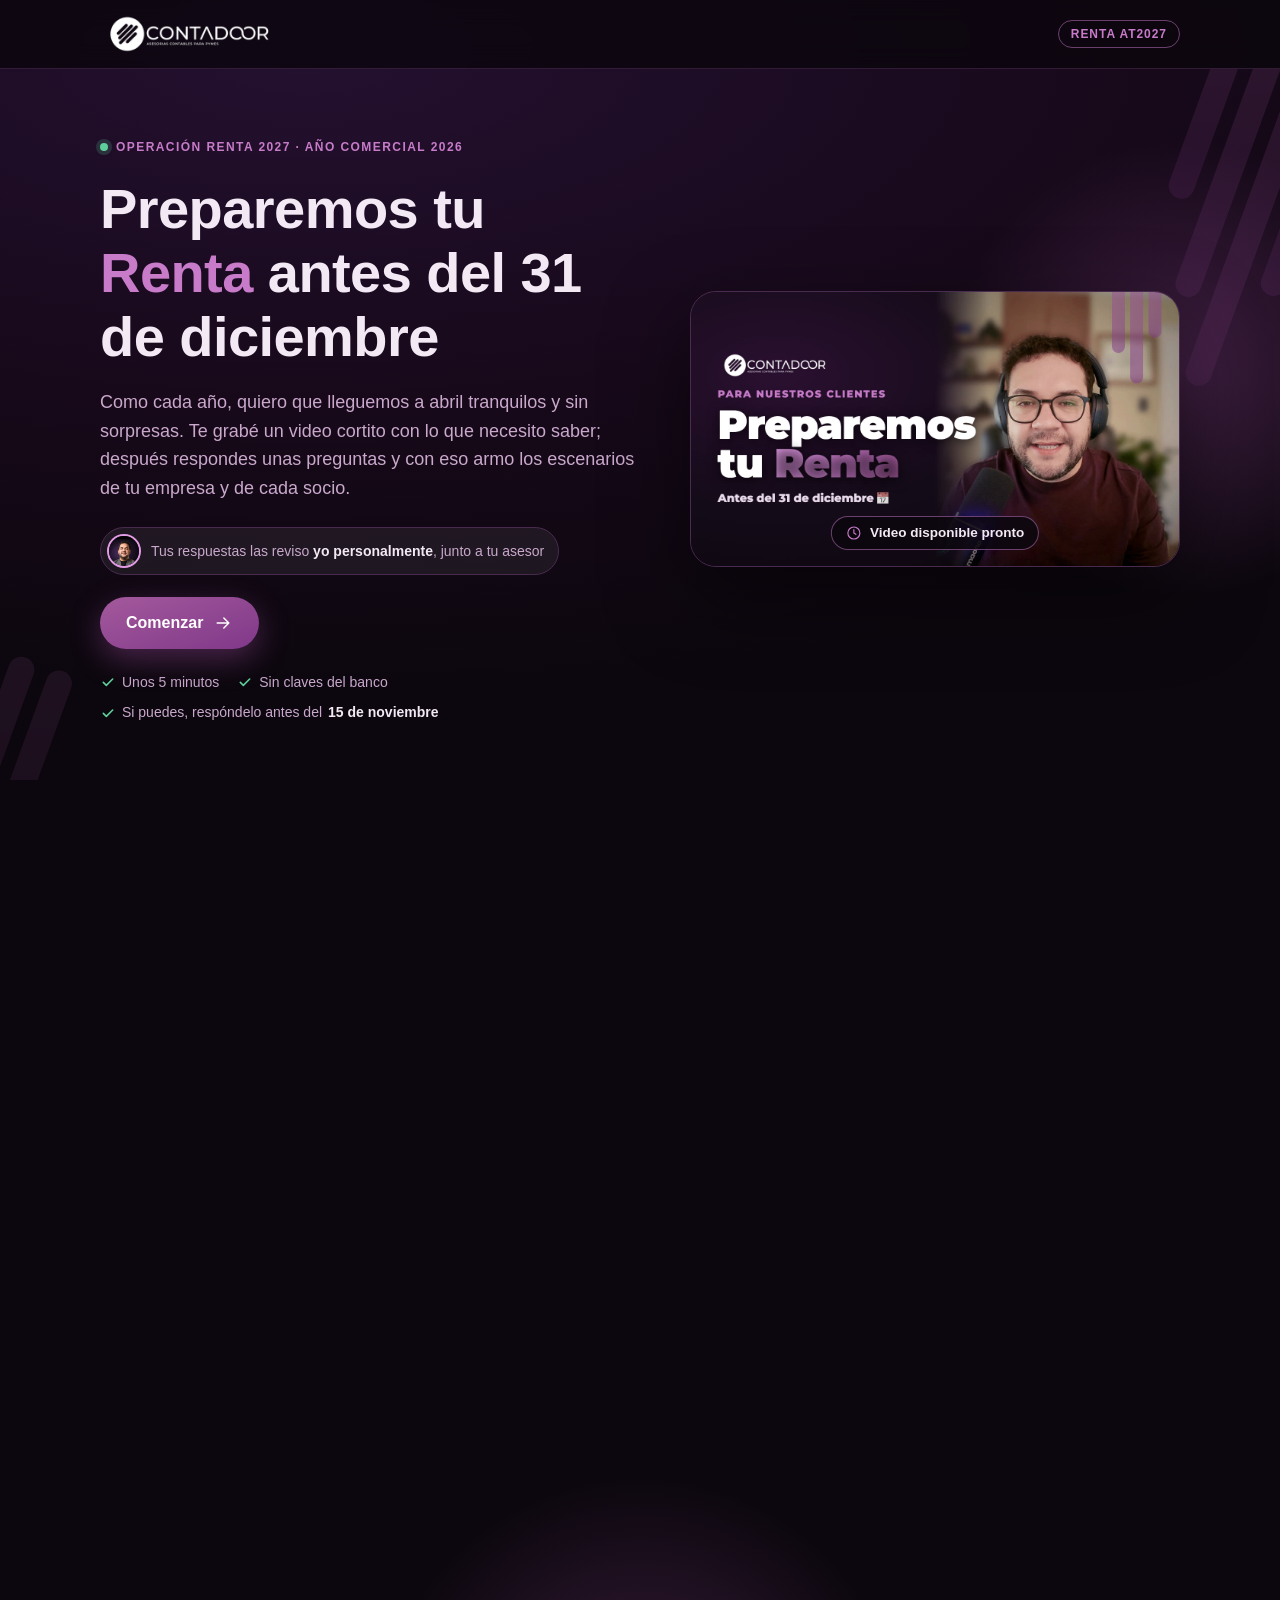
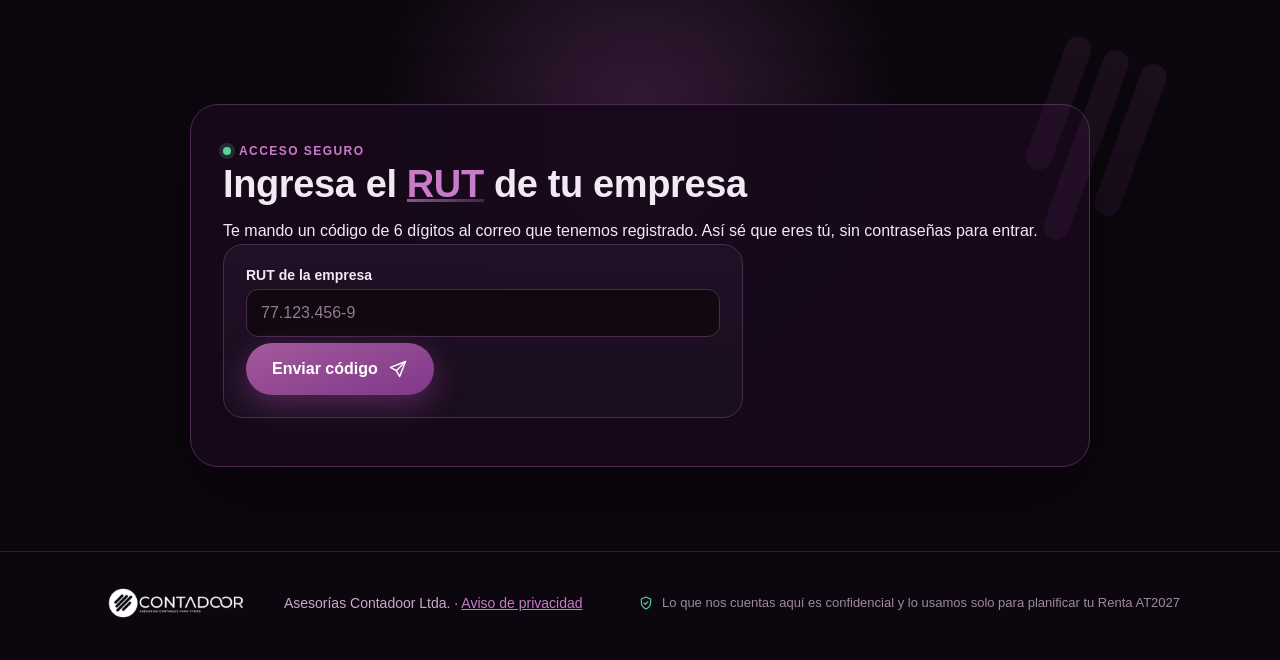
<file: index.html>
<!doctype html>
<html lang="es-CL">
<head>
<meta charset="utf-8">
<meta http-equiv="Content-Security-Policy" content="default-src 'self'; script-src 'self'; style-src 'self' https://fonts.googleapis.com; font-src https://fonts.gstatic.com; img-src 'self' data:; connect-src https://ulxoxqbuxiuylaolaqxj.supabase.co/functions/v1/renta-publica; media-src 'self'; frame-src 'none'; object-src 'none'; base-uri 'none'; form-action 'none'; upgrade-insecure-requests">
<meta name="referrer" content="no-referrer">
<meta name="viewport" content="width=device-width, initial-scale=1, viewport-fit=cover">
<meta name="robots" content="noindex, nofollow">
<title>Preparemos tu Renta · Contadoor</title>
<meta name="description" content="Video y formulario personal para preparar juntos la Operación Renta 2027 de tu empresa y sus socios antes del 31 de diciembre.">
<meta name="theme-color" content="#17091A">
<link rel="icon" href="assets/img/favicon.png" type="image/png">
<link rel="preconnect" href="https://fonts.googleapis.com">
<link rel="preconnect" href="https://fonts.gstatic.com" crossorigin>
<link rel="stylesheet" href="https://fonts.googleapis.com/css2?family=Montserrat:wght@700;800;900&amp;family=Inter:wght@400;500;600;700&amp;display=swap">
<link rel="stylesheet" href="assets/css/app.css">
<script src="assets/js/movimiento.js"></script>
<script src="assets/js/sobre.js" defer></script>
<script src="assets/js/config.js" defer></script>
<script src="assets/js/app.js" defer></script>
</head>
<body>
<!-- Sprite de íconos de línea -->
<svg class="sprite" width="0" height="0" aria-hidden="true" focusable="false">
  <defs>
    <symbol id="i-shield" viewBox="0 0 24 24"><path d="M12 3l7 3v5c0 4.5-3 8.3-7 10-4-1.7-7-5.5-7-10V6l7-3z"/><path d="M9 12l2 2 4-4"/></symbol>
    <symbol id="i-clock" viewBox="0 0 24 24"><circle cx="12" cy="12" r="9"/><path d="M12 7v5l3 2"/></symbol>
    <symbol id="i-cal" viewBox="0 0 24 24"><rect x="3.5" y="5" width="17" height="15.5" rx="2.5"/><path d="M3.5 10h17M8 3v4M16 3v4"/><path d="M8.5 14.5h3"/></symbol>
    <symbol id="i-chart" viewBox="0 0 24 24"><path d="M4 20V4"/><path d="M4 20h16"/><path d="M7 15l4-4 3 3 5-6"/></symbol>
    <symbol id="i-building" viewBox="0 0 24 24"><path d="M4 21V5a1 1 0 011-1h9a1 1 0 011 1v16"/><path d="M15 10h4a1 1 0 011 1v10"/><path d="M3 21h18M8 8h3M8 12h3M8 16h3"/></symbol>
    <symbol id="i-user" viewBox="0 0 24 24"><circle cx="12" cy="8" r="4"/><path d="M4.5 20.5c1.2-3.8 4-5.5 7.5-5.5s6.3 1.7 7.5 5.5"/></symbol>
    <symbol id="i-users" viewBox="0 0 24 24"><circle cx="9" cy="8.5" r="3.5"/><path d="M2.5 20c.9-3.3 3.3-5 6.5-5s5.6 1.7 6.5 5"/><path d="M15.5 5.2a3.5 3.5 0 010 6.6M18 15.4c1.8.7 3 2.2 3.5 4.6"/></symbol>
    <symbol id="i-target" viewBox="0 0 24 24"><circle cx="12" cy="12" r="9"/><circle cx="12" cy="12" r="5"/><circle cx="12" cy="12" r="1.2"/></symbol>
    <symbol id="i-scale" viewBox="0 0 24 24"><path d="M12 4v16M7 20h10M5 7h14"/><path d="M5 7l-2.5 6a3 3 0 005 0L5 7zM19 7l-2.5 6a3 3 0 005 0L19 7z"/></symbol>
    <symbol id="i-out" viewBox="0 0 24 24"><rect x="3" y="6" width="14" height="12" rx="2"/><path d="M14 12h7M18 9l3 3-3 3"/><circle cx="9" cy="12" r="2"/></symbol>
    <symbol id="i-cycle" viewBox="0 0 24 24"><path d="M20 12a8 8 0 01-13.7 5.6M4 12a8 8 0 0113.7-5.6"/><path d="M17.5 3v3.8h-3.8M6.5 21v-3.8h3.8"/></symbol>
    <symbol id="i-box" viewBox="0 0 24 24"><path d="M12 3l8 4.5v9L12 21l-8-4.5v-9L12 3z"/><path d="M4 7.5l8 4.5 8-4.5M12 12v9"/></symbol>
    <symbol id="i-bank" viewBox="0 0 24 24"><path d="M3 9.5L12 4l9 5.5"/><path d="M5 10v8M9.5 10v8M14.5 10v8M19 10v8M3 20.5h18"/></symbol>
    <symbol id="i-doc" viewBox="0 0 24 24"><path d="M14 3H7a2 2 0 00-2 2v14a2 2 0 002 2h10a2 2 0 002-2V8l-5-5z"/><path d="M14 3v5h5M9 13h6M9 17h4"/></symbol>
    <symbol id="i-list" viewBox="0 0 24 24"><rect x="4.5" y="3.5" width="15" height="17" rx="2.5"/><path d="M9 3.5V5h6V3.5"/><path d="M8.5 10.5l1.5 1.5 2.5-2.5M8.5 16l1.5 1.5 2.5-2.5M14.5 11h2M14.5 16.5h2"/></symbol>
    <symbol id="i-switch" viewBox="0 0 24 24"><path d="M4 8h13l-3-3M20 16H7l3 3"/></symbol>
    <symbol id="i-dots" viewBox="0 0 24 24"><path d="M21 12a8.5 8.5 0 01-12.3 7.6L3.5 21l1.4-4.9A8.5 8.5 0 1121 12z"/><path d="M8.5 12h.01M12 12h.01M15.5 12h.01"/></symbol>
    <symbol id="i-check" viewBox="0 0 24 24"><path d="M5 12.5l4.5 4.5L19 7.5"/></symbol>
    <symbol id="i-lock" viewBox="0 0 24 24"><rect x="4.5" y="10.5" width="15" height="10" rx="2.5"/><path d="M8 10.5V7.5a4 4 0 018 0v3"/><path d="M12 14.5v2.5"/></symbol>
    <symbol id="i-key" viewBox="0 0 24 24"><circle cx="8" cy="15" r="4"/><path d="M11 12l9-9M16.5 6.5l2.5 2.5M14 9l2 2"/></symbol>
    <symbol id="i-left" viewBox="0 0 24 24"><path d="M19 12H5M11 6l-6 6 6 6"/></symbol>
    <symbol id="i-right" viewBox="0 0 24 24"><path d="M5 12h14M13 6l6 6-6 6"/></symbol>
    <symbol id="i-plus" viewBox="0 0 24 24"><path d="M12 5v14M5 12h14"/></symbol>
    <symbol id="i-trash" viewBox="0 0 24 24"><path d="M4 7h16M9 7V4.5h6V7M6.5 7l1 13h9l1-13"/></symbol>
    <symbol id="i-info" viewBox="0 0 24 24"><circle cx="12" cy="12" r="9"/><path d="M12 11v5.5M12 7.8h.01"/></symbol>
    <symbol id="i-edit" viewBox="0 0 24 24"><path d="M4 20h4L19 9a2.8 2.8 0 00-4-4L4 16v4z"/><path d="M13.5 6.5l4 4"/></symbol>
    <symbol id="i-send" viewBox="0 0 24 24"><path d="M21 3L10 14"/><path d="M21 3l-7 18-4-7-7-4 18-7z"/></symbol>
    <symbol id="i-alert" viewBox="0 0 24 24"><path d="M12 3.5L2.5 20h19L12 3.5z"/><path d="M12 10v4.5M12 17.3h.01"/></symbol>
    <symbol id="i-card" viewBox="0 0 24 24"><rect x="3" y="5.5" width="18" height="13" rx="2.5"/><path d="M3 10h18M7 15h4"/></symbol>
    <symbol id="i-flag" viewBox="0 0 24 24"><path d="M5 21V4M5 4h11l-2 4 2 4H5"/></symbol>
    <symbol id="i-wave" viewBox="0 0 24 24"><path d="M7 11.5V6.8a1.4 1.4 0 012.8 0V11M9.8 10.5V5.3a1.4 1.4 0 012.8 0v5.2M12.6 10.5V6.3a1.4 1.4 0 012.8 0v5.7"/><path d="M15.4 9.5a1.4 1.4 0 012.8 0V14a7 7 0 01-7 7h-.5a6 6 0 01-4.6-2.2L3.6 15.6a1.5 1.5 0 012.2-2L7 14.8V11.5"/></symbol>
    <symbol id="i-mail" viewBox="0 0 24 24"><rect x="3" y="5" width="18" height="14" rx="2"/><path d="m3 7 9 6 9-6"/></symbol>
    <symbol id="i-play" viewBox="0 0 24 24"><path d="M7 4.8v14.4a1 1 0 001.5.86l12-7.2a1 1 0 000-1.72l-12-7.2A1 1 0 007 4.8z"/></symbol>
  </defs>
</svg>

<header class="top">
  <div class="wrap">
    <img src="assets/img/logo-contadoor.png" alt="Contadoor, asesorías contables para PYMEs" width="210" height="47">
    <span class="chip-at">Renta AT2027</span>
  </div>
</header>

<main id="main">

<!-- 1 · HERO: titular + video + Comenzar -->
<section class="hero" aria-labelledby="h-hero">
  <div class="barras b-h1" aria-hidden="true"><i class="h190"></i><i class="h280"></i><i class="h360"></i><i class="h250"></i></div>
  <div class="barras b-h2" aria-hidden="true"><i class="h150"></i><i class="h250"></i><i class="h200"></i></div>
  <div class="halo h-hero" aria-hidden="true"></div>
  <div class="wrap rel hero-grid">
    <div class="hero-txt">
      <span class="eyebrow">Operación Renta 2027 · año comercial 2026</span>
      <h1 id="h-hero">Preparemos tu <span class="kw">Renta</span> antes del 31 de diciembre</h1>
      <p class="lead">Como cada año, quiero que lleguemos a abril tranquilos y sin sorpresas. Te grabé un video cortito con lo que necesito saber; después respondes unas preguntas y con eso armo los escenarios de tu empresa y de cada socio.</p>
    </div>

    <div class="hero-vid">
      <!-- Video MP4 propio (assets/renta_video.mp4 + assets/renta_poster.jpg). Se activa en assets/js/config.js (VIDEO_DISPONIBLE).
           Mientras no esté, se muestra el póster con "Video disponible pronto". -->
      <div class="video sin-video" id="video">
        <img class="poster" id="video-poster" src="assets/renta_poster.jpg" alt="Luciano Duarte presenta: Preparemos tu Renta, antes del 31 de diciembre" width="1280" height="720">
        <video id="video-el" controls playsinline preload="metadata" poster="assets/renta_poster.jpg" width="1280" height="720" hidden>
          <p>Tu navegador no puede reproducir este video.</p>
        </video>
        <p class="pronto" id="video-pronto"><svg class="ic" aria-hidden="true"><use href="#i-clock"/></svg>Video disponible pronto</p>
      </div>
    </div>

    <div class="hero-cta">
      <div class="con-ceo"><img src="assets/img/luciano.jpg" alt="" width="34" height="34"><span>Tus respuestas las reviso <b>yo personalmente</b>, junto a tu asesor</span></div>
      <div class="hero-ctas">
        <button type="button" class="btn btn-prim" data-go="form">Comenzar <svg class="ic" aria-hidden="true"><use href="#i-right"/></svg></button>
      </div>
      <div class="chips"><span><svg class="ic" aria-hidden="true"><use href="#i-check"/></svg>Unos 5 minutos</span><span><svg class="ic" aria-hidden="true"><use href="#i-check"/></svg>Sin claves del banco</span><span><svg class="ic" aria-hidden="true"><use href="#i-check"/></svg>Si puedes, respóndelo antes del <b id="fecha-limite">15 de noviembre</b></span></div>
    </div>
  </div>
</section>

<!-- 2 · TARJETAS -->
<section class="sec pt24" aria-labelledby="h-info">
  <div class="wrap">
    <div class="sec-h"><span class="eyebrow">Antes de empezar</span><h2 id="h-info">Lo <span class="kw">importante</span>, en corto</h2></div>
    <div class="grid4">
      <div class="card info"><span class="ico" aria-hidden="true"><svg class="ic"><use href="#i-cal"/></svg></span><h3>Lo que decidamos ahora define abril</h3><p>Retiros, inversiones o cómo quedar frente al banco se pueden ordenar hasta el 31 de diciembre. Después del cierre ya no hay vuelta atrás, por eso quiero que lo veamos a tiempo.</p></div>
      <div class="card info"><span class="ico" aria-hidden="true"><svg class="ic"><use href="#i-list"/></svg></span><h3>Ya tenemos tus datos: solo revísalos</h3><p>Te muestro lo que tenemos de tu empresa y tus socios para que me confirmes o corrijas. Lo nuevo es contarme qué te gustaría lograr este año.</p></div>
      <div class="card info"><span class="ico" aria-hidden="true"><svg class="ic"><use href="#i-lock"/></svg></span><h3>Todo queda entre nosotros</h3><p>Lo que me cuentes es confidencial, como siempre. Si cambiaste la clave del SII, puedes actualizarla aquí de forma segura: se guarda cifrada y solo la ve tu asesor. Nunca te pediremos claves del banco.</p></div>
      <div class="card info"><span class="ico" aria-hidden="true"><svg class="ic"><use href="#i-clock"/></svg></span><h3>Te toma 5 minutos</h3><p>Entras con el RUT de tu empresa y un código que te llega al correo. Si algún dato no lo sabes, déjalo en blanco o marca "No sé".</p></div>
    </div>
    <div class="resp"><svg class="ic" aria-hidden="true"><use href="#i-shield"/></svg><p><b>Tu información define el resultado.</b> Los escenarios que armemos van a ser tan buenos como lo que me cuentes aquí. Si falta un dato, no es exacto o cambia después, el resultado puede ser distinto. Por eso te pido responder con calma y con el mayor detalle posible, y avisarme cualquier cambio.</p></div>
    <p class="wsp"><svg class="ic" aria-hidden="true"><use href="#i-dots"/></svg><span>Cualquier duda, <b>escríbenos en tu grupo de WhatsApp</b>. Estamos ahí.</span></p>
  </div>
</section>

<!-- 3 · FORMULARIO POR PASOS -->
<section class="sec form-sec pt12" id="formulario" aria-labelledby="h-form">
  <div class="halo h-form" aria-hidden="true"></div>
  <div class="wrap rel">
    <div class="sec-h centro"><span class="eyebrow">Tus respuestas · 4 pasos</span><h2 id="h-form">Cuéntame cómo viene <span class="kw">tu año</span></h2><p class="lead centrada">Entras con el RUT de tu empresa. Lo que respondes se guarda solo mientras avanzas y antes de enviar puedes revisar todo con calma.</p></div>

    <div class="form-box" id="form-box">
      <div class="barras" aria-hidden="true"><i class="h140"></i><i class="h200"></i><i class="h160"></i></div>

      <p class="saludo" id="saludo" hidden><span class="ini" aria-hidden="true"><svg class="ic"><use href="#i-wave"/></svg></span><span>Hola, <b id="saludo-emp"></b></span><button type="button" class="btn-salir" id="btn-salir">Salir</button></p>

      <div class="aviso info" id="aviso-general" role="status" aria-live="polite" hidden><svg class="ic" aria-hidden="true"><use href="#i-info"/></svg><span id="aviso-general-txt"></span></div>

      <div class="progreso" id="progreso" hidden>
        <div class="prog-meta"><span>Paso <span id="p-num">1</span> de 4 · <span id="p-nom">Empresa</span></span><span class="pct"><span class="guardado" id="guardado" aria-live="polite"></span> <span id="p-pct">0%</span></span></div>
        <div class="segs" role="progressbar" aria-label="Avance del formulario" aria-valuemin="0" aria-valuemax="100" aria-valuenow="0" id="p-bar"><i></i><i></i><i></i><i></i></div>
        <ol class="pasos" id="p-lista">
          <li data-p="1"><span class="n">1</span>Empresa</li>
          <li data-p="2"><span class="n">2</span>Socios</li>
          <li data-p="3"><span class="n">3</span>Objetivos</li>
          <li data-p="5"><span class="n">4</span>Resumen</li>
        </ol>
      </div>

<form id="form" novalidate autocomplete="off">

<!-- C · FORMULARIO CERRADO (campaña no abierta o servidor no disponible) -->
<section class="step" data-step="cerrado" aria-labelledby="hc" hidden>
  <div class="cerrado">
    <div class="sello" aria-hidden="true"><svg class="ic"><use href="#i-cal"/></svg></div>
    <h2 id="hc" tabindex="-1">Todavía no abrimos el <span class="kw">formulario</span></h2>
    <p>Todavía no abrimos el formulario. Te avisaremos por correo.</p>
    <p class="wsp"><svg class="ic" aria-hidden="true"><use href="#i-dots"/></svg><span>Cualquier duda, <b>escríbenos en tu grupo de WhatsApp</b>.</span></p>
  </div>
</section>

<!-- 0 · ACCESO: RUT de la empresa + código de 6 dígitos al correo registrado -->
<section class="step" data-step="0" aria-labelledby="h0">
  <div id="acc-rut">
    <header>
      <span class="eyebrow">Acceso seguro</span>
      <h2 id="h0" tabindex="-1">Ingresa el <span class="kw">RUT</span> de tu empresa</h2>
      <p>Te mando un código de 6 dígitos al correo que tenemos registrado. Así sé que eres tú, sin contraseñas para entrar.</p>
    </header>
    <div class="card acc">
      <div class="campo"><label for="acc-rut-in">RUT de la empresa</label><input type="text" id="acc-rut-in" autocomplete="off" inputmode="text" maxlength="14" placeholder="77.123.456-9" aria-describedby="e-acc-rut"><p class="err" id="e-acc-rut">Revisa el RUT: parece que el dígito verificador no calza.</p></div>
      <button type="button" class="btn btn-prim" id="btn-rut">Enviar código <svg class="ic" aria-hidden="true"><use href="#i-send"/></svg></button>
      <p class="err" id="e-acc-api" role="alert"></p>
    </div>
  </div>
  <div id="acc-cod" hidden>
    <header>
      <span class="eyebrow">Acceso seguro</span>
      <h2 id="h0b" tabindex="-1">Revisa tu <span class="kw">correo</span></h2>
      <p id="acc-mail-txt">Si el RUT está registrado y habilitado, te enviamos un código al <b class="t-fuerte" id="acc-mail">correo registrado de la empresa</b>. Vence en 10 minutos.</p>
    </header>
    <div class="card acc">
      <fieldset><legend>Código de 6 dígitos</legend>
        <div class="otp" id="otp">
          <input type="text" inputmode="numeric" autocomplete="one-time-code" maxlength="6" aria-label="Dígito 1 de 6">
          <input type="text" inputmode="numeric" autocomplete="off" maxlength="6" aria-label="Dígito 2 de 6">
          <input type="text" inputmode="numeric" autocomplete="off" maxlength="6" aria-label="Dígito 3 de 6">
          <input type="text" inputmode="numeric" autocomplete="off" maxlength="6" aria-label="Dígito 4 de 6">
          <input type="text" inputmode="numeric" autocomplete="off" maxlength="6" aria-label="Dígito 5 de 6">
          <input type="text" inputmode="numeric" autocomplete="off" maxlength="6" aria-label="Dígito 6 de 6">
        </div>
      </fieldset>
      <p class="err" id="e-otp" role="alert">Escribe los 6 dígitos del código.</p>
      <div class="acc-btns">
        <button type="button" class="btn btn-prim" id="btn-cod">Validar código <svg class="ic" aria-hidden="true"><use href="#i-right"/></svg></button>
        <button type="button" class="btn btn-sec" id="btn-reenviar" disabled>Reenviar código</button>
      </div>
      <p class="estado-sii" id="reenvio-est" aria-live="polite"></p>
      <p class="nota-correo"><svg class="ic" aria-hidden="true"><use href="#i-info"/></svg><span>¿Ya no usas ese correo? Entra igual y corrígelo en el paso 1: tu asesor lo confirma. Si el código no te llega, escríbenos en tu grupo de WhatsApp.</span></p>
      <p class="nota-correo"><svg class="ic" aria-hidden="true"><use href="#i-dots"/></svg><span>¿No te llegó? Mira en spam o <b>escríbenos en tu grupo de WhatsApp</b> y lo vemos.</span></p>
      <button type="button" class="link" id="btn-otro-rut"><svg class="ic" aria-hidden="true"><use href="#i-left"/></svg>Usar otro RUT</button>
    </div>
  </div>
</section>

<!-- 1 · EMPRESA (precargada: confirmar o corregir cada bloque) -->
<section class="step" data-step="1" aria-labelledby="h1" hidden>
  <header>
    <span class="eyebrow">Paso 1</span>
    <h2 id="h1" tabindex="-1">Revisemos los datos de <span class="kw">tu empresa</span></h2>
    <p>Esto es lo que tenemos registrado. En cada bloque dime si "Está correcto" o si hay que "Corregir".</p>
  </header>

  <div class="card pre-blk" data-blk="empresa">
    <h3><svg class="ic" aria-hidden="true"><use href="#i-building"/></svg>Datos de la empresa <span class="est-pill" data-est></span></h3>
    <dl class="pre pre-view">
      <div><dt>Razón social</dt><dd id="emp-rs"></dd></div>
      <div><dt>RUT</dt><dd id="emp-rut"></dd></div>
      <div><dt>Régimen actual</dt><dd id="emp-reg"></dd></div>
      <div><dt>Dirección</dt><dd id="emp-dir"></dd></div>
    </dl>
    <div class="pre-edit" hidden>
      <div class="grid c2">
        <div class="campo"><label for="ed-rs">Razón social</label><input type="text" id="ed-rs" maxlength="120" autocomplete="off" aria-describedby="e-ed-rs"><p class="err" id="e-ed-rs">Escribe la razón social.</p></div>
        <div class="campo"><span class="lbl">RUT</span><p class="fijo" id="ed-rut"></p><span class="ayuda">El RUT no se puede cambiar aquí porque es tu llave de entrada.</span></div>
        <div class="campo"><label for="ed-reg">Régimen actual</label><select id="ed-reg"><option value="">Elige una opción</option><option>Pro Pyme General (14 D N°3)</option><option>Pro Pyme Transparente (14 D N°8)</option><option>Régimen General (14 A)</option><option>Renta presunta</option><option>No lo sé</option></select></div>
        <div class="campo"><label for="ed-dir">Dirección</label><input type="text" id="ed-dir" maxlength="160" autocomplete="off"></div>
        <div class="campo"><label for="ed-comuna">Comuna</label><input type="text" id="ed-comuna" maxlength="60" autocomplete="off"></div>
      </div>
    </div>
    <div class="pre-acc"><button type="button" class="b-ok" data-pre="ok" aria-pressed="false"><svg class="ic" aria-hidden="true"><use href="#i-check"/></svg>Está correcto</button><button type="button" class="b-fix" data-pre="fix" aria-pressed="false"><svg class="ic" aria-hidden="true"><use href="#i-edit"/></svg>Corregir</button></div>
    <p class="err" data-e-blk>Cuéntame si está correcto o hay que corregirlo.</p>
  </div>

  <div class="card pre-blk" data-blk="contacto">
    <h3><svg class="ic" aria-hidden="true"><use href="#i-user"/></svg>Responsable y correo de contacto <span class="est-pill" data-est></span></h3>
    <p class="nota-s">Primero, quién es el <b>responsable</b> de la empresa con nosotros.</p>
    <dl class="pre pre-view">
      <div><dt>Responsable</dt><dd id="ct-nombre"></dd></div>
      <div><dt>WhatsApp</dt><dd id="ct-wsp"></dd></div>
    </dl>
    <div class="pre-edit" hidden>
      <div class="grid c2">
        <div class="campo"><label for="r-nombre">Nombre completo</label><input type="text" id="r-nombre" maxlength="120" autocomplete="off" aria-describedby="e-r-nombre"><p class="err" id="e-r-nombre">Escribe el nombre.</p></div>
        <div class="campo"><label for="r-cargo">Cargo</label><input type="text" id="r-cargo" maxlength="80" autocomplete="off"></div>
        <div class="campo"><label for="r-rut">RUT (opcional)</label><input type="text" id="r-rut" maxlength="14" autocomplete="off" aria-describedby="e-r-rut"><p class="err" id="e-r-rut">Revisa el RUT: parece que el dígito verificador no calza.</p></div>
        <div class="campo"><label for="r-wsp">WhatsApp</label><input type="tel" id="r-wsp" maxlength="25" autocomplete="off" inputmode="tel" placeholder="+56 9 1234 5678" aria-describedby="e-r-wsp"><p class="err" id="e-r-wsp">Escribe un número de contacto (solo números, espacios o +).</p></div>
      </div>
    </div>
    <div class="pre-acc"><button type="button" class="b-ok" data-pre="ok" aria-pressed="false"><svg class="ic" aria-hidden="true"><use href="#i-check"/></svg>Está correcto</button><button type="button" class="b-fix" data-pre="fix" aria-pressed="false"><svg class="ic" aria-hidden="true"><use href="#i-edit"/></svg>Corregir</button></div>
    <p class="err" data-e-blk>Cuéntame si está correcto o hay que corregirlo.</p>
  </div>

  <div class="card pre-blk" data-blk="correo">
    <h3><svg class="ic" aria-hidden="true"><use href="#i-mail"/></svg>Correo de contacto oficial <span class="est-pill" data-est></span></h3>
    <p class="nota-s">Este será el correo oficial de tu empresa con Contadoor: ahí te llegará todo lo relacionado con los procesos administrativos, contables, tributarios y laborales, las facturas, la cobranza, los reportes mensuales y los avisos importantes. Asegúrate de que sea uno que revises seguido.</p>
    <dl class="pre pre-view"><div><dt>Correo registrado</dt><dd class="ct-correo"></dd></div></dl>
    <div class="pre-edit" hidden>
      <div class="grid c2">
        <div class="campo"><label for="r-correo">Correo correcto</label><input type="email" id="r-correo" maxlength="200" autocomplete="off" inputmode="email" spellcheck="false" autocapitalize="off" aria-describedby="e-r-correo"><p class="err" id="e-r-correo">Revisa el correo: parece que el formato no es válido.</p></div>
        <div class="campo"><label for="r-correo2">Repite el correo</label><input type="email" id="r-correo2" maxlength="200" autocomplete="off" inputmode="email" spellcheck="false" autocapitalize="off" aria-describedby="e-r-correo2"><p class="err" id="e-r-correo2">Los dos correos no coinciden.</p></div>
      </div>
      <p class="nota-correo"><svg class="ic" aria-hidden="true"><use href="#i-info"/></svg><span>Hasta que tu asesor confirme el cambio, el código de acceso y todos los avisos siguen llegando al correo registrado (<b class="ct-correo"></b>).</span></p>
    </div>
    <div class="pre-acc"><button type="button" class="b-ok" data-pre="ok" aria-pressed="false"><svg class="ic" aria-hidden="true"><use href="#i-check"/></svg>Está correcto</button><button type="button" class="b-fix" data-pre="fix" aria-pressed="false"><svg class="ic" aria-hidden="true"><use href="#i-edit"/></svg>Corregir</button></div>
    <p class="err" data-e-blk>Cuéntame si el correo está correcto o escribe el correcto.</p>
  </div>

  <div class="card" id="sii-emp">
    <h3><svg class="ic" aria-hidden="true"><use href="#i-key"/></svg>Clave SII de la empresa</h3>
    <fieldset id="sii-emp-preg"><legend>¿La clave SII de la empresa sigue siendo la misma que nos entregaste?</legend><div class="seg">
      <label class="opt"><input type="radio" name="sii-emp" value="si"><span>Sí, es la misma</span></label>
      <label class="opt"><input type="radio" name="sii-emp" value="no"><span>No, cambió</span></label>
    </div></fieldset>
    <p class="nota-s" id="sii-emp-sin" hidden>No tenemos registrada la clave SII de la empresa. Ingrésala aquí para tenerla al día.</p>
    <p class="err" id="e-sii-emp">Cuéntame si la clave sigue siendo la misma.</p>
    <div id="sii-emp-campos" hidden>
      <p class="nota-s">Escríbela dos veces. El usuario es el RUT de la empresa.</p>
      <div class="grid c2">
        <div class="campo"><label for="sii-emp-1">Clave SII nueva</label><input type="password" id="sii-emp-1" maxlength="64" autocomplete="new-password" spellcheck="false" autocapitalize="off" aria-describedby="e-sii-emp-1"><p class="err" id="e-sii-emp-1">Escribe la clave (entre 4 y 64 caracteres).</p></div>
        <div class="campo"><label for="sii-emp-2">Repite la clave</label><input type="password" id="sii-emp-2" maxlength="64" autocomplete="new-password" spellcheck="false" autocapitalize="off" aria-describedby="e-sii-emp-2"><p class="err" id="e-sii-emp-2">Las dos claves no coinciden.</p></div>
      </div>
      <p class="estado-sii" id="sii-emp-est" aria-live="polite"></p>
    </div>
    <p class="nunca"><svg class="ic" aria-hidden="true"><use href="#i-lock"/></svg>Se guarda cifrada y solo la ve tu asesor; no se muestra en ninguna pantalla. Nunca te pediremos claves del banco.</p>
  </div>

  <div class="card pre-blk" data-blk="cuenta_empresa">
    <h3><svg class="ic" aria-hidden="true"><use href="#i-card"/></svg>Cuenta bancaria de la empresa <span class="est-pill" data-est></span></h3>
    <p class="nota-s">Si en abril hay devolución de impuestos, llega a esta cuenta. Así no se atrasa ni llega por cheque.</p>
    <dl class="pre pre-view">
      <div><dt>Cuenta registrada</dt><dd id="bk-txt"></dd></div>
      <div><dt>Titular</dt><dd id="bk-tit"></dd></div>
    </dl>
    <div class="pre-edit" hidden>
      <label class="acepto sep-b"><input type="checkbox" id="be-sin"><span>La empresa <b>no tiene</b> cuenta bancaria a su nombre</span></label>
      <div id="be-cheque" class="cheque" hidden>
        <p>Sin cuenta, si hay devolución el SII la paga con <b>cheque enviado al domicilio registrado en el SII</b>. Por eso es clave que esa dirección esté al día.</p>
        <dl class="kv"><div><dt>Dirección que tenemos registrada</dt><dd id="be-dir-sii"></dd></div></dl>
        <fieldset class="mt10"><legend>¿Tu dirección en el SII está vigente?</legend><div class="seg">
          <label class="opt"><input type="radio" name="be-dir" value="vigente"><span>Sí, está vigente</span></label>
          <label class="opt"><input type="radio" name="be-dir" value="cambio"><span>No, cambió</span></label>
        </div></fieldset>
        <p class="err" id="e-be-dir">Cuéntame si la dirección está vigente.</p>
        <p class="warn" id="w-be-dir" role="status"><svg class="ic" aria-hidden="true"><use href="#i-alert"/></svg><span>Hay que actualizarla en el SII antes de abril. No te preocupes: te ayudamos con el trámite.</span></p>
      </div>
      <div class="grid c2" id="be-campos">
        <div class="campo"><label for="be-banco">Banco</label><select id="be-banco" class="sel-banco" aria-describedby="e-be-banco"></select><p class="err" id="e-be-banco">Elige el banco.</p></div>
        <div class="campo"><label for="be-tipo">Tipo de cuenta</label><select id="be-tipo" class="sel-tipo" aria-describedby="e-be-tipo"></select><p class="err" id="e-be-tipo">Elige el tipo de cuenta.</p></div>
        <div class="campo"><label for="be-num">Número de cuenta</label><input type="text" id="be-num" inputmode="numeric" autocomplete="off" maxlength="24" placeholder="Solo números" aria-describedby="a-be-num e-be-num"><span class="ayuda" id="a-be-num">Viaja cifrado y en el resumen se ve así: ••••1234.</span><p class="err" id="e-be-num">Revisa el número: entre 4 y 20 dígitos (puede llevar guiones).</p></div>
        <div class="campo"><label for="be-tit">RUT del titular</label><input type="text" id="be-tit" autocomplete="off" maxlength="14" placeholder="RUT de la empresa" aria-describedby="w-be-tit"><p class="warn" id="w-be-tit" role="status"><svg class="ic" aria-hidden="true"><use href="#i-alert"/></svg><span>Ojo: este RUT no es el de la empresa. La cuenta debe estar <b>a nombre de la empresa</b>: no se puede usar la cuenta personal de un socio. Solo si la empresa es persona natural o empresario individual se usa su cuenta personal, porque es el mismo RUT.</span></p></div>
      </div>
    </div>
    <div class="pre-acc"><button type="button" class="b-ok" data-pre="ok" aria-pressed="false"><svg class="ic" aria-hidden="true"><use href="#i-check"/></svg>Está correcto</button><button type="button" class="b-fix" data-pre="fix" aria-pressed="false"><svg class="ic" aria-hidden="true"><use href="#i-edit"/></svg><span class="b-fix-txt">Corregir</span></button></div>
    <p class="err" data-e-blk>Cuéntame si está correcto o hay que corregirlo.</p>
    <p class="nunca"><svg class="ic" aria-hidden="true"><use href="#i-lock"/></svg>Tranquilo: nunca te vamos a pedir claves del banco ni de tarjetas.</p>
  </div>
</section>

<!-- 2 · SOCIOS -->
<section class="step" data-step="2" aria-labelledby="h2" hidden>
  <header>
    <span class="eyebrow">Paso 2</span>
    <h2 id="h2" tabindex="-1">Los <span class="kw">socios</span> de la empresa</h2>
    <p>La Renta de cada socio depende de lo que recibe de la empresa y de sus otros ingresos. Te muestro los socios que tenemos: confirma o corrige sus datos y completa lo demás.</p>
  </header>
  <div id="socios"></div>
  <div class="suma" id="suma" tabindex="-1" aria-live="polite"><span>Participación total</span><div class="barra"><i id="suma-bar"></i></div><b id="suma-num">0%</b></div>
  <p class="msg-error" id="e-suma" role="alert"></p>
  <button type="button" class="btn-add" id="btn-add"><svg class="ic" aria-hidden="true"><use href="#i-plus"/></svg>Agregar otro socio</button>
</section>

<!-- 3 · OBJETIVOS -->
<section class="step" data-step="3" aria-labelledby="h3" hidden>
  <header>
    <span class="eyebrow">Paso 3</span>
    <h2 id="h3" tabindex="-1">¿Qué quieren <span class="kw">lograr</span> este año?</h2>
    <p>Marca todos los que apliquen. Con esto armo los escenarios a tu medida.</p>
  </header>
  <div class="objs" id="objs" role="group" aria-label="Objetivos para este año">

    <div class="obj" data-obj="menos">
      <label><input type="checkbox" name="obj" value="menos"><span class="ico" aria-hidden="true"><svg class="ic"><use href="#i-scale"/></svg></span><span><b>Pagar lo menos posible, dentro de la ley</b><span class="d">Usar bien los beneficios y franquicias que te corresponden.</span></span><span class="chk" aria-hidden="true"><svg class="ic"><use href="#i-check"/></svg></span></label>
      <div class="seguimiento" hidden>
        <span class="tag">Una pregunta más</span>
        <fieldset><legend>¿Qué te preocupa más?</legend><div class="seg">
          <label class="opt"><input type="radio" name="menos-foco" value="empresa"><span>Impuesto de la empresa</span></label>
          <label class="opt"><input type="radio" name="menos-foco" value="socios"><span>Impuesto de los socios</span></label>
          <label class="opt"><input type="radio" name="menos-foco" value="ambos"><span>Ambos</span></label>
          <label class="opt"><input type="radio" name="menos-foco" value=""><span>No sé</span></label>
        </div></fieldset>
      </div>
    </div>

    <div class="obj" data-obj="retiros">
      <label><input type="checkbox" name="obj" value="retiros"><span class="ico" aria-hidden="true"><svg class="ic"><use href="#i-out"/></svg></span><span><b>Retirar utilidades</b><span class="d">Sacar dinero de la empresa para los socios de forma ordenada.</span></span><span class="chk" aria-hidden="true"><svg class="ic"><use href="#i-check"/></svg></span></label>
      <div class="seguimiento" hidden>
        <span class="tag">Una pregunta más</span>
        <p class="campo"><span class="lbl">Monto aproximado que le gustaría retirar a cada socio (opcional)</span></p>
        <div class="grid" id="retiros-socios"></div>
      </div>
    </div>

    <div class="obj" data-obj="reinvertir">
      <label><input type="checkbox" name="obj" value="reinvertir"><span class="ico" aria-hidden="true"><svg class="ic"><use href="#i-cycle"/></svg></span><span><b>Reinvertir en la empresa</b><span class="d">Dejar las utilidades dentro para crecer.</span></span><span class="chk" aria-hidden="true"><svg class="ic"><use href="#i-check"/></svg></span></label>
      <div class="seguimiento" hidden>
        <span class="tag">Una pregunta más</span>
        <div class="campo"><label for="reinv-en">¿En qué principalmente?</label><input type="text" id="reinv-en" maxlength="300" placeholder="Ej.: capital de trabajo, ampliar el local, más personal"></div>
      </div>
    </div>

    <div class="obj" data-obj="inversion">
      <label><input type="checkbox" name="obj" value="inversion"><span class="ico" aria-hidden="true"><svg class="ic"><use href="#i-box"/></svg></span><span><b>Hacer una inversión</b><span class="d">Comprar un activo: vehículo, propiedad, maquinaria o equipos.</span></span><span class="chk" aria-hidden="true"><svg class="ic"><use href="#i-check"/></svg></span></label>
      <div class="seguimiento" hidden>
        <span class="tag">Una pregunta más</span>
        <div class="grid c2">
          <div class="campo"><label for="inv-tipo">¿Qué piensas comprar?</label><select id="inv-tipo"><option value="">Elige una opción</option><option>Vehículo</option><option>Propiedad</option><option>Maquinaria o equipos</option><option>Tecnología</option><option>Otro</option></select></div>
          <div class="campo"><label for="inv-monto">Monto aproximado</label><input type="text" id="inv-monto" inputmode="numeric" maxlength="20" class="clp" placeholder="$ 0"></div>
          <div class="campo"><label for="inv-cuando">¿Cuándo?</label><select id="inv-cuando"><option value="">Elige una opción</option><option>Antes del 31-dic-2026</option><option>Primer semestre 2027</option><option>Segundo semestre 2027</option><option>Aún no lo sé</option></select></div>
        </div>
      </div>
    </div>

    <div class="obj" data-obj="bancos">
      <label><input type="checkbox" name="obj" value="bancos"><span class="ico" aria-hidden="true"><svg class="ic"><use href="#i-bank"/></svg></span><span><b>Ser más solvente para los bancos</b><span class="d">Mostrar un balance sólido para acceder a crédito.</span></span><span class="chk" aria-hidden="true"><svg class="ic"><use href="#i-check"/></svg></span></label>
      <div class="seguimiento" hidden>
        <span class="tag">Una pregunta más</span>
        <fieldset><legend>¿Piensas pedir un crédito en los próximos 12 meses?</legend><div class="seg">
          <label class="opt"><input type="radio" name="banco-credito" value="si"><span>Sí</span></label>
          <label class="opt"><input type="radio" name="banco-credito" value="tal_vez"><span>Tal vez</span></label>
          <label class="opt"><input type="radio" name="banco-credito" value="no"><span>No</span></label>
        </div></fieldset>
        <div class="campo"><label for="banco-monto">Monto aproximado del crédito (opcional)</label><input type="text" id="banco-monto" inputmode="numeric" maxlength="20" class="clp" placeholder="$ 0"></div>
      </div>
    </div>

    <div class="obj" data-obj="deudas">
      <label><input type="checkbox" name="obj" value="deudas"><span class="ico" aria-hidden="true"><svg class="ic"><use href="#i-doc"/></svg></span><span><b>Ordenar deudas tributarias o previsionales</b><span class="d">Regularizar con el SII, la Tesorería o las cotizaciones.</span></span><span class="chk" aria-hidden="true"><svg class="ic"><use href="#i-check"/></svg></span></label>
      <div class="seguimiento" hidden>
        <span class="tag">Una pregunta más</span>
        <fieldset><legend>¿Qué tipo de deuda?</legend><div class="seg">
          <label class="opt"><input type="radio" name="deuda-tipo" value="tributaria"><span>Tributaria</span></label>
          <label class="opt"><input type="radio" name="deuda-tipo" value="previsional"><span>Previsional</span></label>
          <label class="opt"><input type="radio" name="deuda-tipo" value="ambas"><span>Ambas</span></label>
          <label class="opt"><input type="radio" name="deuda-tipo" value=""><span>No sé</span></label>
        </div></fieldset>
      </div>
    </div>

    <div class="obj" data-obj="regimen">
      <label><input type="checkbox" name="obj" value="regimen"><span class="ico" aria-hidden="true"><svg class="ic"><use href="#i-switch"/></svg></span><span><b>Cambiar de régimen tributario</b><span class="d">Evaluar si otro régimen le conviene más a la empresa.</span></span><span class="chk" aria-hidden="true"><svg class="ic"><use href="#i-check"/></svg></span></label>
      <div class="seguimiento" hidden>
        <span class="tag">Una pregunta más</span>
        <div class="campo"><label for="reg-por">¿Por qué lo estás pensando?</label><input type="text" id="reg-por" maxlength="300" placeholder="Ej.: me recomendaron, las ventas crecieron mucho"></div>
      </div>
    </div>

    <div class="obj" data-obj="otro">
      <label><input type="checkbox" name="obj" value="otro"><span class="ico" aria-hidden="true"><svg class="ic"><use href="#i-dots"/></svg></span><span><b>Otro objetivo</b><span class="d">Cuéntamelo con tus palabras.</span></span><span class="chk" aria-hidden="true"><svg class="ic"><use href="#i-check"/></svg></span></label>
      <div class="seguimiento" hidden>
        <div class="campo"><label for="otro-txt">¿Qué te gustaría lograr?</label><textarea id="otro-txt" maxlength="300" placeholder="Escríbelo aquí"></textarea></div>
      </div>
    </div>
  </div>
</section>

<!-- 4 · CONTEXTO -->
<section class="step" data-step="4" aria-labelledby="h4" hidden>
  <header>
    <span class="eyebrow">Paso 4</span>
    <h2 id="h4" tabindex="-1">Cómo viene el <span class="kw">año</span></h2>
    <p>Una mirada rápida a tu 2026 para afinar los números.</p>
  </header>
  <div class="card">
    <h3><svg class="ic" aria-hidden="true"><use href="#i-chart"/></svg>Ventas</h3>
    <fieldset><legend>Este año esperas vender, comparado con 2025…</legend><div class="seg">
      <label class="opt"><input type="radio" name="ventas" value="mas"><span>Más</span></label>
      <label class="opt"><input type="radio" name="ventas" value="igual"><span>Parecido</span></label>
      <label class="opt"><input type="radio" name="ventas" value="menos"><span>Menos</span></label>
      <label class="opt"><input type="radio" name="ventas" value="nose"><span>No sé</span></label>
    </div></fieldset>
    <p class="err" id="e-ventas">Elige una opción (puede ser "No sé").</p>
  </div>
  <div class="card">
    <h3><svg class="ic" aria-hidden="true"><use href="#i-flag"/></svg>Eventos importantes del año</h3>
    <fieldset><legend>¿Pasó o va a pasar algo de esto en 2026?</legend><div class="seg" id="eventos">
      <label class="opt"><input type="checkbox" name="evento" value="venta_activos"><span>Venta de activos</span></label>
      <label class="opt"><input type="checkbox" name="evento" value="socios"><span>Entrada o salida de socios</span></label>
      <label class="opt"><input type="checkbox" name="evento" value="contratacion"><span>Contratación de personal</span></label>
      <label class="opt"><input type="checkbox" name="evento" value="prestamo_socio_empresa"><span>Préstamos de socios a la empresa</span></label>
      <label class="opt"><input type="checkbox" name="evento" value="prestamo_empresa_socio"><span>Préstamos de la empresa a socios</span></label>
      <label class="opt"><input type="checkbox" name="evento" value="ninguno"><span>Ninguno</span></label>
    </div></fieldset>
    <div class="campo mt14"><label for="ev-det">Detalle (opcional)</label><textarea id="ev-det" maxlength="500" placeholder="Ej.: vendimos la camioneta en junio; entró un socio nuevo en septiembre"></textarea></div>
  </div>
  <div class="card">
    <h3><svg class="ic" aria-hidden="true"><use href="#i-out"/></svg>Retiros de este año</h3>
    <fieldset><legend>¿Los socios ya han sacado dinero de la empresa este año?</legend><div class="seg">
      <label class="opt"><input type="radio" name="retiros-hechos" value="si"><span>Sí</span></label>
      <label class="opt"><input type="radio" name="retiros-hechos" value="no"><span>No</span></label>
      <label class="opt"><input type="radio" name="retiros-hechos" value=""><span>No sé</span></label>
    </div></fieldset>
    <div class="campo mt14" id="ret-monto-wrap" hidden><label for="ret-monto">Monto aproximado retirado en total</label><input type="text" id="ret-monto" inputmode="numeric" maxlength="20" class="clp" placeholder="$ 0" aria-describedby="a-ret-monto"><span class="ayuda" id="a-ret-monto">Basta con una cifra aproximada; nosotros la cuadramos con la contabilidad.</span></div>
    <div class="campo mt14"><label for="comentarios">¿Algo más que quieras contarme?</label><textarea id="comentarios" maxlength="1000" placeholder="Opcional"></textarea></div>
  </div>
</section>

<!-- 5 · RESUMEN + ACEPTACIÓN + DECLARACIÓN + AVISO DE PRIVACIDAD -->
<section class="step" data-step="5" aria-labelledby="h5" hidden>
  <header>
    <span class="eyebrow">Paso 4</span>
    <h2 id="h5" tabindex="-1">Revisa y <span class="kw">envía</span></h2>
    <p>Dale una última mirada. Si algo no calza, vuelve con "Editar".</p>
  </header>
  <div class="card" id="resumen"></div>
  <div class="card">
    <label class="acepto"><input type="checkbox" id="acepto" aria-describedby="e-acepto"><span>Acepto que Asesorías Contadoor Ltda. use esta información, de forma confidencial, solo para planificar la Renta AT2027 de la empresa y sus socios.</span></label>
    <p class="err" id="e-acepto">Para enviar, marca la casilla de aceptación.</p>
    <label class="acepto mt14"><input type="checkbox" id="declaro" aria-describedby="e-declaro"><span><b>Te confirmo que la información es completa y verdadera.</b> Entiendo que la planificación y sus resultados dependen de lo que entregué, y que Asesorías Contadoor Ltda. no se hace responsable de diferencias, impuestos, multas o intereses que vengan de información incompleta, inexacta o entregada fuera de plazo. Si algo cambia antes del 31 de diciembre, les aviso.</span></label>
    <p class="err" id="e-declaro">Para enviar, confirma la declaración sobre la información.</p>
    <label class="acepto mt14"><input type="checkbox" id="privacidad" aria-describedby="e-privacidad"><span><b>Leí el <a href="aviso-privacidad.html" target="_blank" rel="noopener noreferrer">aviso de privacidad</a></b> (se abre en otra pestaña; versión renta-2027-v2).</span></label>
    <p class="err" id="e-privacidad">Para enviar, confirma que leíste el aviso de privacidad.</p>
  </div>
</section>

<!-- 6 · LISTO -->
<section class="step" data-step="6" aria-labelledby="h6" hidden>
  <div class="fin">
    <div class="sello" aria-hidden="true"><svg class="ic"><use href="#i-check"/></svg></div>
    <h2 id="h6" tabindex="-1">¡<span class="kw">Gracias</span>!</h2>
    <p id="fin-txt">Con esto armo tus escenarios y nos juntamos a revisarlos antes de fin de año.</p>
    <div class="ok-pasos">
      <div class="ok-paso"><div class="ok-ic" aria-hidden="true"><svg class="ic"><use href="#i-doc"/></svg></div><p><b>Reviso tus respuestas</b> junto con la contabilidad de la empresa.</p></div>
      <div class="ok-paso"><div class="ok-ic" aria-hidden="true"><svg class="ic"><use href="#i-key"/></svg></div><p id="sig-sii"><b>Recibimos las claves SII</b> cifradas: solo tu asesor puede verlas.</p></div>
      <div class="ok-paso"><div class="ok-ic" aria-hidden="true"><svg class="ic"><use href="#i-cal"/></svg></div><p><b>Te escribo para juntarnos</b> y comparar escenarios antes del 31 de diciembre.</p></div>
    </div>
    <p class="wsp mt20"><svg class="ic" aria-hidden="true"><use href="#i-dots"/></svg><span>Cualquier duda o cambio, <b>escríbenos en tu grupo de WhatsApp</b>. Estamos ahí.</span></p>
  </div>
</section>

</form>

      <div class="acciones" id="acciones" hidden>
        <button type="button" class="btn btn-sec" id="btn-atras"><svg class="ic" aria-hidden="true"><use href="#i-left"/></svg><span>Atrás</span></button>
        <p class="msg-error" id="msg-error" role="alert"></p>
        <button type="button" class="btn btn-prim" id="btn-sig"><span class="btn-sig-txt">Continuar</span><svg class="ic" aria-hidden="true"><use href="#i-right"/></svg></button>
      </div>
    </div>
  </div>
</section>
</main>

<footer class="pie">
  <div class="wrap">
    <img src="assets/img/logo-contadoor.png" alt="Contadoor" width="152" height="34">
    <span>Asesorías Contadoor Ltda. · <a href="aviso-privacidad.html" target="_blank" rel="noopener noreferrer">Aviso de privacidad</a></span>
    <span class="der"><svg class="ic" aria-hidden="true"><use href="#i-shield"/></svg>Lo que nos cuentas aquí es confidencial y lo usamos solo para planificar tu Renta AT2027</span>
  </div>
</footer>

<div class="movil-cta" id="movil-cta"><button type="button" class="btn btn-prim" data-go="form">Comenzar <svg class="ic" aria-hidden="true"><use href="#i-right"/></svg></button></div>

<template id="tpl-socio">
  <article class="card socio">
    <div class="socio-head">
      <span class="avatar" data-f="ini" aria-hidden="true">?</span>
      <h3><span data-f="titulo">Socio</span><small data-f="sub">Datos personales</small></h3>
      <span class="est-pill" data-f="pill"></span>
      <button type="button" class="btn-quitar" data-act="quitar"><svg class="ic" aria-hidden="true"><use href="#i-trash"/></svg><span>Quitar</span></button>
    </div>
    <div data-f="vista">
      <dl class="pre"><div><dt>RUT</dt><dd data-f="v-rut"></dd></div><div><dt>Participación</dt><dd data-f="v-pct"></dd></div></dl>
      <div class="pre-acc"><button type="button" class="b-ok" data-sact="ok" aria-pressed="false"><svg class="ic" aria-hidden="true"><use href="#i-check"/></svg>Está correcto</button><button type="button" class="b-fix" data-sact="fix" aria-pressed="false"><svg class="ic" aria-hidden="true"><use href="#i-edit"/></svg>Corregir</button></div>
      <p class="err" data-f="e-est">Cuéntame si está correcto o hay que corregirlo.</p>
    </div>
    <div class="grid c2" data-f="campos-id">
      <div class="campo"><label data-for="nombre">Nombre completo</label><input type="text" data-k="nombre" maxlength="120" autocomplete="off" placeholder="Nombre y apellidos"><p class="err" data-e="nombre">Escribe el nombre del socio.</p></div>
      <div class="campo"><label data-for="rut">RUT</label><input type="text" data-k="rut" maxlength="14" autocomplete="off" placeholder="12.345.678-9" inputmode="text"><p class="err" data-e="rut">RUT no válido. Revisa el dígito verificador.</p></div>
      <div class="campo"><label data-for="pct">% de participación</label><div class="pct-wrap"><input type="text" data-k="pct" maxlength="6" inputmode="decimal" placeholder="0"></div><p class="err" data-e="pct">Escribe un porcentaje mayor que 0 (máximo 100).</p></div>
    </div>
    <hr class="sep">
    <div class="grid">
      <fieldset><legend>¿Recibe sueldo en esta empresa?</legend><div class="seg" data-radio="sueldo">
        <label class="opt"><input type="radio" value="si"><span>Sí</span></label>
        <label class="opt"><input type="radio" value="no"><span>No</span></label>
      </div></fieldset>
      <fieldset><legend>¿Tiene otros ingresos?</legend><div class="seg" data-check="otros">
        <label class="opt"><input type="checkbox" value="sueldo_otra"><span>Sueldo en otra empresa</span></label>
        <label class="opt"><input type="checkbox" value="honorarios"><span>Boletas de honorarios</span></label>
        <label class="opt"><input type="checkbox" value="arriendos"><span>Arriendos</span></label>
        <label class="opt"><input type="checkbox" value="otras_sociedades"><span>Otras sociedades</span></label>
        <label class="opt"><input type="checkbox" value="ninguno"><span>Ninguno</span></label>
      </div>
      <div class="montos-otros" data-f="montos"></div>
      </fieldset>
      <fieldset><legend>¿Tiene deudas personales con la Tesorería (TGR)?</legend><div class="seg" data-radio="tgr">
        <label class="opt"><input type="radio" value="si"><span>Sí</span></label>
        <label class="opt"><input type="radio" value="no"><span>No</span></label>
        <label class="opt"><input type="radio" value="nose"><span>No sé</span></label>
      </div>
      <div class="explica"><svg class="ic" aria-hidden="true"><use href="#i-info"/></svg><span>¿Por qué te lo pregunto? Si hay deudas con la Tesorería, la devolución de abril puede quedar retenida para pagarlas. Saberlo antes me permite planificar con datos reales.</span></div>
      </fieldset>
      <fieldset><legend>¿Tiene alguno de estos?</legend><div class="seg" data-check="ahorro">
        <label class="opt"><input type="checkbox" value="apv"><span>APV</span></label>
        <label class="opt"><input type="checkbox" value="dividendo"><span>Crédito hipotecario (dividendo)</span></label>
        <label class="opt"><input type="checkbox" value="ninguno"><span>Ninguno</span></label>
      </div></fieldset>
    </div>

    <div class="banco">
      <h4><svg class="ic" aria-hidden="true"><use href="#i-card"/></svg>Cuenta bancaria del socio</h4>
      <p>Si en abril tiene devolución de impuestos, llega a esta cuenta. Así no se atrasa ni llega por cheque. Es opcional: si no la tienes a mano, la vemos después.</p>
      <fieldset class="mb8" data-f="modo-wrap"><legend class="sr-only">¿Qué cuenta usamos?</legend><div class="seg" data-radio="cmodo">
        <label class="opt" data-f="op-vigente"><input type="radio" value="vigente"><span data-f="txt-vigente">Usar la cuenta registrada</span></label>
        <label class="opt"><input type="radio" value="cuenta"><span>Informar una cuenta</span></label>
        <label class="opt"><input type="radio" value="sin_cuenta"><span>No tengo cuenta a mi nombre</span></label>
      </div></fieldset>
      <div data-f="cheque" class="cheque" hidden><p>Sin cuenta, si hay devolución el SII la paga con <b>cheque enviado a tu domicilio registrado en el SII</b>. Confirma si esa dirección está al día.</p><fieldset><legend>¿Tu dirección en el SII está vigente?</legend><div class="seg" data-radio="dirsii"><label class="opt"><input type="radio" value="vigente"><span>Sí, está vigente</span></label><label class="opt"><input type="radio" value="cambio"><span>No, cambió</span></label></div></fieldset><p class="err" data-f="e-dirsii">Cuéntame si la dirección está vigente.</p></div>
      <div class="grid c2" data-f="campos-banco">
        <div class="campo"><label data-for="banco">Banco</label><select data-k="banco" class="sel-banco"></select></div>
        <div class="campo"><label data-for="tipo">Tipo de cuenta</label><select data-k="tipo" class="sel-tipo"></select></div>
        <div class="campo"><label data-for="cuenta">Número de cuenta</label><input type="text" data-k="cuenta" inputmode="numeric" autocomplete="off" maxlength="24" placeholder="Solo números"><p class="err" data-e="cuenta">Completa banco, tipo y número (entre 4 y 20 dígitos), o elige otra opción.</p></div>
        <div class="campo"><label data-for="titular">RUT del titular</label><input type="text" data-k="titular" autocomplete="off" maxlength="14" placeholder="RUT del socio"><p class="warn" data-f="warn" role="status"><svg class="ic" aria-hidden="true"><use href="#i-alert"/></svg><span>Ojo: este RUT no es el del socio. La devolución solo se deposita en una cuenta a nombre del socio.</span></p></div>
      </div>
      <p class="nunca"><svg class="ic" aria-hidden="true"><use href="#i-lock"/></svg>Tranquilo: nunca te vamos a pedir claves del banco ni de tarjetas.</p>
    </div>

    <div class="sii" data-f="sii">
      <h4><svg class="ic" aria-hidden="true"><use href="#i-key"/></svg><span data-f="sii-tit">Clave SII actual del socio</span></h4>
      <div data-f="sii-campos">
        <p>Como suele cambiar, te pedimos ingresarla de nuevo para tenerla al día. El usuario es el RUT del socio. Se guarda cifrada y solo la ve tu asesor.</p>
        <div class="grid c2" data-f="sii-inputs">
          <div class="campo"><label data-for="clave1">Clave SII actual</label><input type="password" data-k="clave1" maxlength="64" autocomplete="new-password" spellcheck="false" autocapitalize="off"><p class="err" data-e="clave1">Escribe la clave (entre 4 y 64 caracteres) o marca que la enviarás después.</p></div>
          <div class="campo"><label data-for="clave2">Repite la clave</label><input type="password" data-k="clave2" maxlength="64" autocomplete="new-password" spellcheck="false" autocapitalize="off"><p class="err" data-e="clave2">Las dos claves no coinciden.</p></div>
        </div>
        <label class="toggle"><span>No la tengo a mano ahora, la enviaré después</span><input type="checkbox" role="switch" data-k="pendiente"></label>
      </div>
      <p class="estado-sii" data-f="estado" aria-live="polite"></p>
    </div>
  </article>
</template>
</body>
</html>
</file>
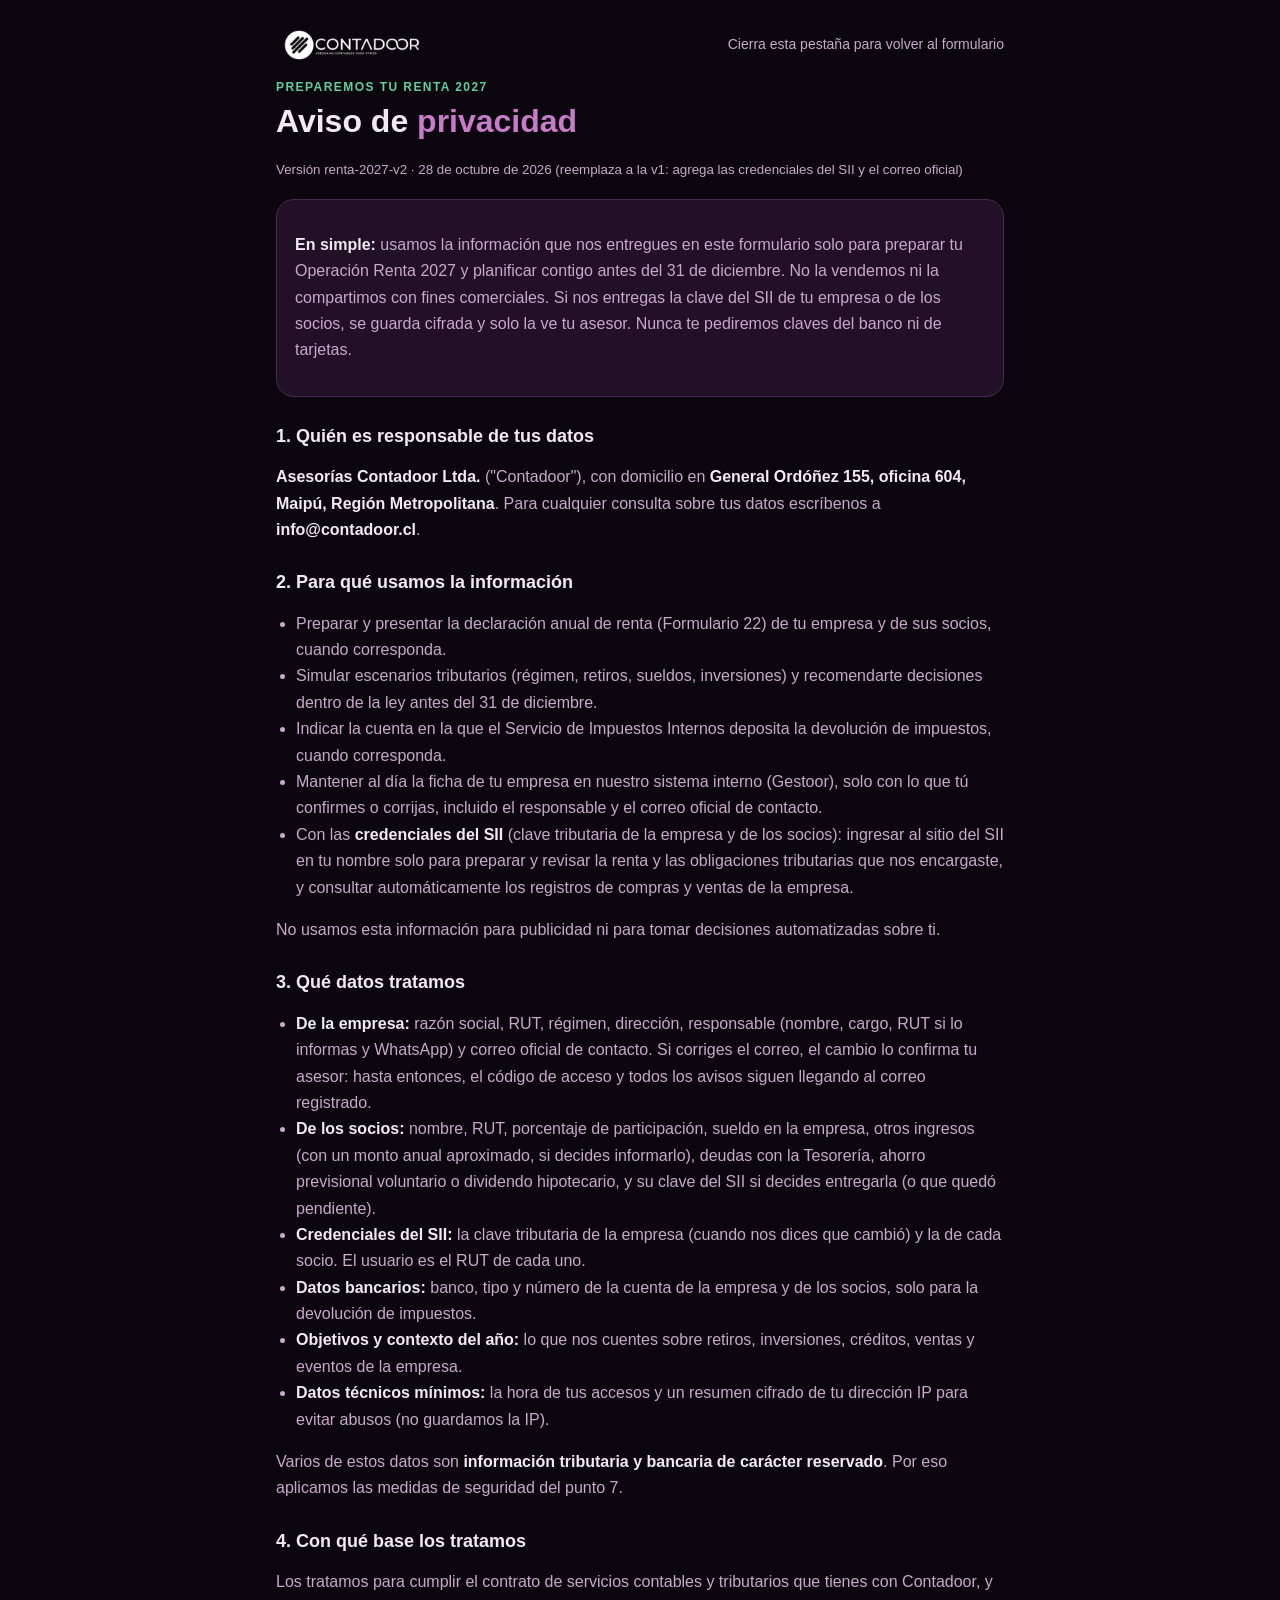
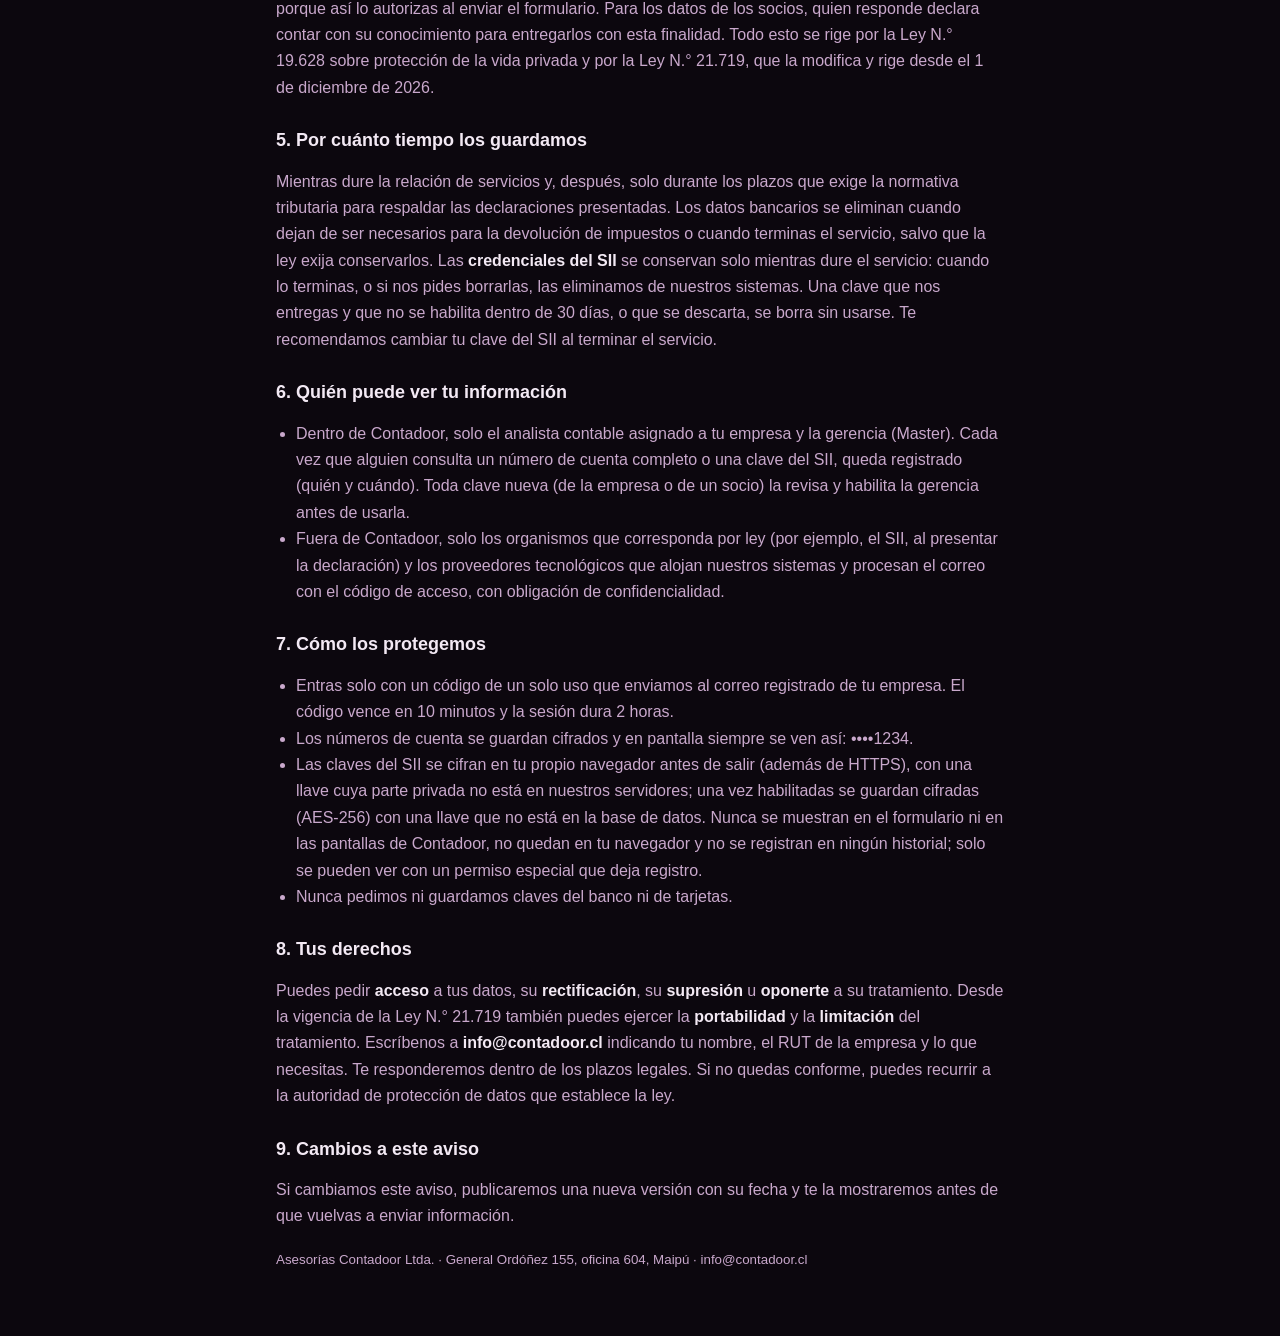
<file: aviso-privacidad.html>
<!doctype html>
<html lang="es-CL">
<head>
<meta charset="utf-8">
<meta http-equiv="Content-Security-Policy" content="default-src 'none'; style-src 'self' https://fonts.googleapis.com; font-src https://fonts.gstatic.com; img-src 'self'; script-src 'none'; object-src 'none'; base-uri 'none'; form-action 'none'; upgrade-insecure-requests">
<meta name="referrer" content="no-referrer">
<meta name="viewport" content="width=device-width, initial-scale=1">
<meta name="robots" content="noindex, nofollow">
<title>Aviso de privacidad · Preparemos tu Renta 2027 · Contadoor</title>
<link rel="icon" href="assets/img/favicon.png" type="image/png">
<link rel="preconnect" href="https://fonts.googleapis.com">
<link rel="preconnect" href="https://fonts.gstatic.com" crossorigin>
<link rel="stylesheet" href="https://fonts.googleapis.com/css2?family=Inter:wght@400;600;700&amp;family=Montserrat:wght@800;900&amp;display=swap">
<link rel="stylesheet" href="assets/css/aviso.css">
</head>
<body>
<main>
<div class="cab"><img src="assets/img/logo-contadoor.png" alt="Contadoor" width="152" height="34"><span class="volver">Cierra esta pestaña para volver al formulario</span></div>
<p class="eyebrow">Preparemos tu Renta 2027</p>
<h1>Aviso de <span>privacidad</span></h1>
<p><small>Versión renta-2027-v2 · 28 de octubre de 2026 (reemplaza a la v1: agrega las credenciales del SII y el correo oficial)</small></p>

<div class="caja">
<p><b>En simple:</b> usamos la información que nos entregues en este formulario solo para preparar tu Operación Renta 2027 y planificar contigo antes del 31 de diciembre. No la vendemos ni la compartimos con fines comerciales. Si nos entregas la clave del SII de tu empresa o de los socios, se guarda cifrada y solo la ve tu asesor. Nunca te pediremos claves del banco ni de tarjetas.</p>
</div>

<h2>1. Quién es responsable de tus datos</h2>
<p><b>Asesorías Contadoor Ltda.</b> ("Contadoor"), con domicilio en <b>General Ordóñez 155, oficina 604, Maipú, Región Metropolitana</b>. Para cualquier consulta sobre tus datos escríbenos a <b>info@contadoor.cl</b>.</p>

<h2>2. Para qué usamos la información</h2>
<ul>
<li>Preparar y presentar la declaración anual de renta (Formulario 22) de tu empresa y de sus socios, cuando corresponda.</li>
<li>Simular escenarios tributarios (régimen, retiros, sueldos, inversiones) y recomendarte decisiones dentro de la ley antes del 31 de diciembre.</li>
<li>Indicar la cuenta en la que el Servicio de Impuestos Internos deposita la devolución de impuestos, cuando corresponda.</li>
<li>Mantener al día la ficha de tu empresa en nuestro sistema interno (Gestoor), solo con lo que tú confirmes o corrijas, incluido el responsable y el correo oficial de contacto.</li>
<li>Con las <b>credenciales del SII</b> (clave tributaria de la empresa y de los socios): ingresar al sitio del SII en tu nombre solo para preparar y revisar la renta y las obligaciones tributarias que nos encargaste, y consultar automáticamente los registros de compras y ventas de la empresa.</li>
</ul>
<p>No usamos esta información para publicidad ni para tomar decisiones automatizadas sobre ti.</p>

<h2>3. Qué datos tratamos</h2>
<ul>
<li><b>De la empresa:</b> razón social, RUT, régimen, dirección, responsable (nombre, cargo, RUT si lo informas y WhatsApp) y correo oficial de contacto. Si corriges el correo, el cambio lo confirma tu asesor: hasta entonces, el código de acceso y todos los avisos siguen llegando al correo registrado.</li>
<li><b>De los socios:</b> nombre, RUT, porcentaje de participación, sueldo en la empresa, otros ingresos (con un monto anual aproximado, si decides informarlo), deudas con la Tesorería, ahorro previsional voluntario o dividendo hipotecario, y su clave del SII si decides entregarla (o que quedó pendiente).</li>
<li><b>Credenciales del SII:</b> la clave tributaria de la empresa (cuando nos dices que cambió) y la de cada socio. El usuario es el RUT de cada uno.</li>
<li><b>Datos bancarios:</b> banco, tipo y número de la cuenta de la empresa y de los socios, solo para la devolución de impuestos.</li>
<li><b>Objetivos y contexto del año:</b> lo que nos cuentes sobre retiros, inversiones, créditos, ventas y eventos de la empresa.</li>
<li><b>Datos técnicos mínimos:</b> la hora de tus accesos y un resumen cifrado de tu dirección IP para evitar abusos (no guardamos la IP).</li>
</ul>
<p>Varios de estos datos son <b>información tributaria y bancaria de carácter reservado</b>. Por eso aplicamos las medidas de seguridad del punto 7.</p>

<h2>4. Con qué base los tratamos</h2>
<p>Los tratamos para cumplir el contrato de servicios contables y tributarios que tienes con Contadoor, y porque así lo autorizas al enviar el formulario. Para los datos de los socios, quien responde declara contar con su conocimiento para entregarlos con esta finalidad. Todo esto se rige por la Ley N.° 19.628 sobre protección de la vida privada y por la Ley N.° 21.719, que la modifica y rige desde el 1 de diciembre de 2026.</p>

<h2>5. Por cuánto tiempo los guardamos</h2>
<p>Mientras dure la relación de servicios y, después, solo durante los plazos que exige la normativa tributaria para respaldar las declaraciones presentadas. Los datos bancarios se eliminan cuando dejan de ser necesarios para la devolución de impuestos o cuando terminas el servicio, salvo que la ley exija conservarlos. Las <b>credenciales del SII</b> se conservan solo mientras dure el servicio: cuando lo terminas, o si nos pides borrarlas, las eliminamos de nuestros sistemas. Una clave que nos entregas y que no se habilita dentro de 30 días, o que se descarta, se borra sin usarse. Te recomendamos cambiar tu clave del SII al terminar el servicio.</p>

<h2>6. Quién puede ver tu información</h2>
<ul>
<li>Dentro de Contadoor, solo el analista contable asignado a tu empresa y la gerencia (Master). Cada vez que alguien consulta un número de cuenta completo o una clave del SII, queda registrado (quién y cuándo). Toda clave nueva (de la empresa o de un socio) la revisa y habilita la gerencia antes de usarla.</li>
<li>Fuera de Contadoor, solo los organismos que corresponda por ley (por ejemplo, el SII, al presentar la declaración) y los proveedores tecnológicos que alojan nuestros sistemas y procesan el correo con el código de acceso, con obligación de confidencialidad.</li>
</ul>

<h2>7. Cómo los protegemos</h2>
<ul>
<li>Entras solo con un código de un solo uso que enviamos al correo registrado de tu empresa. El código vence en 10 minutos y la sesión dura 2 horas.</li>
<li>Los números de cuenta se guardan cifrados y en pantalla siempre se ven así: ••••1234.</li>
<li>Las claves del SII se cifran en tu propio navegador antes de salir (además de HTTPS), con una llave cuya parte privada no está en nuestros servidores; una vez habilitadas se guardan cifradas (AES-256) con una llave que no está en la base de datos. Nunca se muestran en el formulario ni en las pantallas de Contadoor, no quedan en tu navegador y no se registran en ningún historial; solo se pueden ver con un permiso especial que deja registro.</li>
<li>Nunca pedimos ni guardamos claves del banco ni de tarjetas.</li>
</ul>

<h2>8. Tus derechos</h2>
<p>Puedes pedir <b>acceso</b> a tus datos, su <b>rectificación</b>, su <b>supresión</b> u <b>oponerte</b> a su tratamiento. Desde la vigencia de la Ley N.° 21.719 también puedes ejercer la <b>portabilidad</b> y la <b>limitación</b> del tratamiento. Escríbenos a <b>info@contadoor.cl</b> indicando tu nombre, el RUT de la empresa y lo que necesitas. Te responderemos dentro de los plazos legales. Si no quedas conforme, puedes recurrir a la autoridad de protección de datos que establece la ley.</p>

<h2>9. Cambios a este aviso</h2>
<p>Si cambiamos este aviso, publicaremos una nueva versión con su fecha y te la mostraremos antes de que vuelvas a enviar información.</p>

<p><small>Asesorías Contadoor Ltda. · General Ordóñez 155, oficina 604, Maipú · info@contadoor.cl</small></p>
</main>
</body>
</html>
</file>
<file: assets/css/app.css>
/* Preparemos tu Renta 2027 · estilos (extraídos de la maqueta V4 aprobada; sin estilos en línea para la CSP) */
/* ── Tokens: los mismos de la página de venta (agenda.contadoor.cl) ── */
:root{
  --morado:#924893;--morado-osc:#803889;--morado-cla:#A4599C;--acento:#C77BC9;--cifra:#E39BE5;
  --fondo:#17091A;--carbon:#0C070E;--panel:#221027;--panel2:#1A0E1F;--borde:#4A2B50;
  --tinta:#F3E9F4;--tinta2:#C9A8CC;--tenue:#9E89A1;--verde:#5FCF9C;--rojo:#E07A6E;--ambar:#F2B661;
  --grad:linear-gradient(160deg,#A4599C 0%,#803889 100%);
  --titulo:'Montserrat',Arial,sans-serif;--texto:'Inter',Arial,sans-serif;
  --r:20px;--r-s:12px;--borde-2:rgba(199,123,201,.5);
  --ease-out:cubic-bezier(0.23,1,0.32,1);--ease-in-out:cubic-bezier(0.77,0,0.175,1);
}
*{box-sizing:border-box;margin:0;padding:0}
html{scroll-behavior:smooth;overflow-x:clip;-webkit-text-size-adjust:100%}
body{font:400 16px/1.6 var(--texto);color:var(--tinta);background:var(--carbon);
  background-image:radial-gradient(120% 70% at 24% 6%,#241030 0%,#17091A 55%,#0C070E 100%);background-attachment:fixed;overflow-x:hidden;
  -webkit-font-smoothing:antialiased;-webkit-tap-highlight-color:transparent}
a{color:var(--acento)}
img{max-width:100%;display:block}
.wrap{max-width:1120px;margin:0 auto;padding:0 20px}
.kw{color:var(--acento)}
h1,h2,h3,h4{font-family:var(--titulo);line-height:1.15;letter-spacing:-.01em}
h2{font-size:clamp(26px,4vw,38px);font-weight:800;margin-bottom:12px}
.lead{color:var(--tinta2);font-size:17px;max-width:640px}
.eyebrow{display:inline-flex;align-items:center;gap:8px;font:700 12px var(--texto);letter-spacing:.12em;text-transform:uppercase;color:var(--acento)}
.eyebrow::before{content:"";width:8px;height:8px;border-radius:50%;background:var(--verde);box-shadow:0 0 0 4px rgba(95,207,156,.18)}
section.sec{padding:84px 0;position:relative;overflow-x:clip}
.sec-h{margin-bottom:36px}
.sr-only{position:absolute!important;width:1px;height:1px;padding:0;margin:-1px;overflow:hidden;clip:rect(0,0,0,0);white-space:nowrap;border:0}
svg.ic{width:20px;height:20px;flex:none;stroke:currentColor;fill:none;stroke-width:1.7;stroke-linecap:round;stroke-linejoin:round}
:focus-visible{outline:3px solid var(--acento);outline-offset:3px}
/* Barritas diagonales de los reels + halo */
.barras{position:absolute;display:flex;gap:14px;transform:rotate(20deg);pointer-events:none;z-index:0}
.barras i{display:block;width:26px;border-radius:13px;background:var(--grad)}
.halo{position:absolute;border-radius:50%;background:radial-gradient(circle,rgba(146,72,147,.35),transparent 62%);pointer-events:none;z-index:0}
.rel{position:relative;z-index:1}

/* Botones (página de venta) */
.btn{display:inline-flex;align-items:center;justify-content:center;gap:10px;min-height:52px;padding:0 26px;border-radius:999px;
  font:700 16px var(--texto);text-decoration:none;border:0;cursor:pointer;transition:transform .15s,box-shadow .15s,background .15s}
.btn-prim{background:var(--grad);color:#fff;box-shadow:0 10px 30px rgba(146,72,147,.45)}
.btn-prim:hover{transform:translateY(-2px);box-shadow:0 14px 36px rgba(146,72,147,.6)}
.btn-prim:active{transform:scale(.97)}
.btn-sec{background:rgba(255,255,255,.06);color:var(--tinta);border:1px solid var(--borde)}
.btn-sec:hover{background:rgba(255,255,255,.1)}


/* Cabecera */
header.top{position:sticky;top:0;z-index:50;background:rgba(12,7,14,.82);backdrop-filter:blur(12px);-webkit-backdrop-filter:blur(12px);border-bottom:1px solid rgba(74,43,80,.6)}
header.top .wrap{display:flex;align-items:center;gap:16px;min-height:68px}
header.top img{height:40px;width:auto}
.chip-at{margin-left:auto;font:700 12px var(--titulo);letter-spacing:.08em;text-transform:uppercase;color:var(--acento);border:1px solid var(--borde-2);border-radius:999px;padding:6px 12px;white-space:nowrap}

/* ── HERO ── */
.hero{padding:64px 0 56px;overflow:hidden;position:relative}
.hero-grid{display:grid;grid-template-columns:1.05fr .95fr;grid-template-areas:"txt vid" "cta vid";column-gap:48px;align-items:center}
.hero-txt{grid-area:txt;align-self:end}
.hero-vid{grid-area:vid}
.hero-cta{grid-area:cta;align-self:start}
.saludo{display:inline-flex;align-items:center;gap:10px;margin:18px 0 0;padding:6px 14px 6px 6px;border-radius:999px;background:rgba(255,255,255,.06);border:1px solid var(--borde);font-size:14px;color:var(--tinta2)}
.saludo .ini{width:30px;height:30px;border-radius:50%;display:grid;place-items:center;background:var(--grad);color:#fff}
.saludo .ini .ic{width:16px;height:16px}
.saludo b{color:var(--tinta)}
.hero h1{font-size:clamp(34px,5.2vw,56px);font-weight:900;margin:18px 0 18px}
.hero .lead{font-size:18px;margin-bottom:24px}
.con-ceo{display:inline-flex;align-items:center;gap:10px;margin-bottom:22px;padding:6px 14px 6px 6px;border-radius:999px;background:rgba(255,255,255,.06);border:1px solid var(--borde);font-size:14px;color:var(--tinta2)}
.con-ceo img{width:34px;height:34px;border-radius:50%;border:2px solid var(--cifra)}
.con-ceo b{color:var(--tinta)}
.hero-ctas{display:flex;gap:12px;flex-wrap:wrap;margin-bottom:22px}
.chips{display:flex;flex-wrap:wrap;gap:8px 18px;color:var(--tinta2);font-size:14px}
.chips span{display:inline-flex;align-items:center;gap:6px}
.chips .ic{width:16px;height:16px;color:var(--verde);stroke-width:2.4}
.chips b{color:var(--tinta)}

/* Video (marco para YouTube no listado) */
.video{position:relative;aspect-ratio:16/9;border-radius:26px;overflow:hidden;border:1px solid var(--borde);
  background:radial-gradient(90% 90% at 70% 20%,rgba(164,89,156,.55),transparent 60%),linear-gradient(160deg,#2a1331,#120814);box-shadow:0 30px 80px rgba(0,0,0,.5);display:grid;place-items:center}
.video iframe{position:absolute;inset:0;width:100%;height:100%;border:0}
.video .barras{top:-30px;right:8%;opacity:.28}
.video .ejemplo{position:absolute;top:14px;left:14px;background:rgba(12,7,14,.75);border:1px solid var(--borde);color:var(--tinta2);font:600 11px var(--texto);padding:4px 10px;border-radius:999px;z-index:2}
.video .dur{position:absolute;top:14px;right:14px;background:rgba(12,7,14,.75);border:1px solid var(--borde);color:var(--tinta);font:700 12px var(--texto);padding:4px 10px;border-radius:999px;z-index:2;font-variant-numeric:tabular-nums}
.play{position:relative;z-index:2;width:84px;height:84px;border-radius:50%;border:0;cursor:pointer;background:var(--grad);color:#fff;display:grid;place-items:center;box-shadow:0 14px 40px rgba(146,72,147,.6);transition:transform .2s var(--ease-out)}
.play .ic{width:34px;height:34px;fill:currentColor;stroke:none;margin-left:5px}
.play::before{content:'';position:absolute;inset:0;border-radius:50%;border:2px solid rgba(227,155,229,.7)}
.mov .play::before{animation:onda 2.6s var(--ease-out) infinite}
@keyframes onda{0%{transform:scale(1);opacity:.8}70%,100%{transform:scale(1.55);opacity:0}}
@media (hover:hover) and (pointer:fine){.play:hover{transform:scale(1.06)}}
.play:active{transform:scale(.96)}
.video-pie{position:absolute;left:14px;right:14px;bottom:14px;z-index:2;display:flex;align-items:center;gap:12px;background:rgba(12,7,14,.72);backdrop-filter:blur(8px);-webkit-backdrop-filter:blur(8px);border:1px solid var(--borde);border-radius:16px;padding:10px 14px}
.video-pie img{width:40px;height:40px;border-radius:50%;border:2px solid var(--cifra);flex:none}
.video-pie b{display:block;font:800 14px var(--titulo)}
.video-pie small{display:block;color:var(--tinta2);font-size:12.5px;line-height:1.35}
.video-nota{position:absolute;left:50%;top:calc(50% + 62px);transform:translateX(-50%);z-index:3;width:max-content;max-width:86%;text-align:center;background:#0C070E;border:1px solid var(--borde-2);color:var(--tinta);font-size:13px;padding:8px 12px;border-radius:12px}
.video-nota[hidden]{display:none}

/* ── Tarjetas ── */
.grid4{display:grid;grid-template-columns:repeat(4,1fr);gap:18px}
.card{background:linear-gradient(180deg,rgba(34,16,39,.92),rgba(26,14,31,.92));border:1px solid var(--borde);border-radius:var(--r);padding:24px;position:relative}
.info .ico{width:46px;height:46px;border-radius:14px;display:grid;place-items:center;color:var(--cifra);background:linear-gradient(160deg,rgba(164,89,156,.35),rgba(128,56,137,.18));border:1px solid rgba(199,123,201,.35)}
.info .ico .ic{width:22px;height:22px}
.info h3{font-size:18px;font-weight:800;margin:14px 0 6px}
.info p{color:var(--tinta2);font-size:15px}
@media (hover:hover) and (pointer:fine){
  .info{transition:transform .2s var(--ease-out),border-color .2s ease}
  .info:hover{transform:translateY(-3px);border-color:var(--morado-cla)}
}
.resp{margin-top:18px;display:flex;gap:14px;align-items:flex-start;border:1px solid rgba(95,207,156,.35);background:linear-gradient(135deg,rgba(95,207,156,.10),rgba(34,16,39,.6));border-radius:var(--r);padding:20px 22px}
.resp .ic{color:var(--verde);width:24px;height:24px;margin-top:2px}
.resp b{color:var(--tinta)}
.resp p{color:#D7EFE3;font-size:15px}
.wsp{display:flex;align-items:center;justify-content:center;gap:10px;margin-top:22px;color:var(--tinta2);font-size:15px;text-align:center}
.wsp .ic{color:var(--verde)}
.wsp b{color:var(--tinta)}

/* ── Formulario ── */
.form-sec{scroll-margin-top:80px}
.form-box{max-width:900px;margin:0 auto;border:1px solid var(--borde);border-radius:28px;background:rgba(23,9,26,.94);box-shadow:0 30px 80px rgba(0,0,0,.45);padding:32px;position:relative;scroll-margin-top:84px}
.form-box .barras{top:-60px;right:-50px;opacity:.10}
.progreso{margin-bottom:26px;position:relative;z-index:1}
.progreso[hidden]{display:none}
.prog-meta{display:flex;justify-content:space-between;gap:10px;font:700 12px var(--texto);letter-spacing:.1em;text-transform:uppercase;color:var(--acento);margin-bottom:10px}
.prog-meta .pct{color:var(--tinta2);letter-spacing:.04em}
.segs{display:flex;gap:8px}
.segs i{flex:1;height:6px;border-radius:3px;background:var(--borde);transition:background .4s var(--ease-out)}
.segs i.on{background:var(--grad)}
.pasos{display:none;list-style:none;margin:12px 0 0;padding:0;gap:6px;justify-content:space-between}
.pasos li{font-size:13px;color:var(--tenue);display:flex;align-items:center;gap:6px}
.pasos li .n{width:22px;height:22px;border-radius:7px;border:1px solid var(--borde);display:grid;place-items:center;font:800 11px var(--titulo)}
.pasos li.ok{color:var(--tinta2)} .pasos li.ok .n{background:rgba(95,207,156,.15);border-color:rgba(95,207,156,.5);color:var(--verde)}
.pasos li.act{color:var(--tinta)} .pasos li.act .n{background:var(--grad);border-color:transparent;color:#fff}
@media (min-width:720px){.pasos{display:flex}}

.step[hidden]{display:none}
.step{position:relative;z-index:1}
.mov .step{animation:entra .45s var(--ease-out)}
@keyframes entra{from{opacity:0;transform:translateY(10px)}to{opacity:1;transform:none}}
.step > header{margin:0 0 22px}
.step > header h2{font-size:clamp(24px,3.4vw,32px);margin-bottom:0}
.step > header p{color:var(--tinta2);margin-top:10px;max-width:62ch}
.step > header .eyebrow{margin-bottom:10px}
.step h2:focus{outline:none}
.step .card{margin-bottom:16px;padding:22px}
.step .card h3{display:flex;align-items:center;gap:10px;margin-bottom:14px;font-size:17px;font-weight:800}
.step .card h3 > .ic{color:var(--acento)}
.mov .step h2 .kw{background-size:100% 3px;transition:none}

/* Campos */
.grid{display:grid;gap:14px}
@media (min-width:600px){.grid.c2{grid-template-columns:1fr 1fr}}
.campo label,.campo .lbl{display:block;font:600 14px var(--texto);margin-bottom:6px}
.campo .ayuda{display:block;font-size:13px;color:var(--tenue);margin-top:5px}
input[type=text],input[type=email],input[type=password],input[type=tel],select,textarea{
  width:100%;min-height:48px;font:500 16px var(--texto);color:var(--tinta);background:#12080f;
  border:1px solid var(--borde);border-radius:var(--r-s);padding:0 14px;transition:border-color .2s,box-shadow .2s}
textarea{min-height:92px;padding:12px 14px;resize:vertical;line-height:1.5}
select{appearance:none;-webkit-appearance:none;background-image:linear-gradient(45deg,transparent 50%,var(--acento) 50%),linear-gradient(135deg,var(--acento) 50%,transparent 50%);background-position:calc(100% - 20px) 52%,calc(100% - 15px) 52%;background-size:5px 5px;background-repeat:no-repeat;padding-right:40px}
input::placeholder,textarea::placeholder{color:#8F7A93}
input:focus,select:focus,textarea:focus{outline:none;border-color:var(--acento);box-shadow:0 0 0 3px rgba(199,123,201,.22)}
input[aria-invalid=true]{border-color:var(--rojo)}
.err{color:var(--rojo);font-size:13px;margin-top:5px;display:none}
.err.on{display:block}
.pre{display:flex;flex-wrap:wrap;gap:10px 28px}
.pre[hidden],.grid[hidden]{display:none}
.pre div{min-width:180px}
.pre dt{font-size:12px;color:var(--tenue);text-transform:uppercase;letter-spacing:.06em}
.pre dd{margin:2px 0 0;font-weight:600}
.badge{display:inline-flex;align-items:center;gap:6px;font:600 12px var(--texto);color:var(--verde);background:rgba(95,207,156,.12);border:1px solid rgba(95,207,156,.3);padding:3px 10px;border-radius:999px;margin-left:auto}
.badge .ic{width:14px;height:14px}

/* Opciones (estilo .op de la página de venta) */
fieldset{border:0;padding:0;margin:0;min-width:0}
legend{font:600 14px var(--texto);margin-bottom:8px;padding:0}
.seg{display:flex;flex-wrap:wrap;gap:8px}
.opt{position:relative}
.opt input{position:absolute;opacity:0;inset:0;margin:0;cursor:pointer}
.opt span{display:inline-flex;align-items:center;gap:8px;padding:10px 16px;border-radius:var(--r-s);border:1px solid var(--borde);background:#12080f;font-size:14.5px;color:var(--tinta2);transition:border-color .2s,background .2s,color .2s;user-select:none;-webkit-user-select:none;min-height:44px}
.opt input:checked + span{background:rgba(146,72,147,.26);border-color:var(--acento);color:#fff}
.opt input:focus-visible + span{outline:3px solid var(--acento);outline-offset:2px}
.opt input[type=checkbox] + span::before{content:"";width:16px;height:16px;border-radius:5px;border:1.5px solid var(--tenue);flex:none;transition:background .2s,border-color .2s}
.opt input[type=checkbox]:checked + span::before{background:var(--acento) url("data:image/svg+xml,%3Csvg xmlns='http://www.w3.org/2000/svg' viewBox='0 0 24 24' fill='none' stroke='%2317091A' stroke-width='3.2' stroke-linecap='round' stroke-linejoin='round'%3E%3Cpath d='M5 12.5l4.5 4.5L19 7.5'/%3E%3C/svg%3E") center/12px no-repeat;border-color:var(--acento)}

/* Socios */
.socio-head{display:flex;flex-wrap:wrap;align-items:center;gap:8px 12px;margin-bottom:16px}
.step .card .socio-head h3{flex:1 1 150px}
@media (max-width:480px){.btn-quitar span{position:absolute;width:1px;height:1px;overflow:hidden;clip:rect(0,0,0,0)}}
.avatar{width:44px;height:44px;border-radius:50%;background:var(--grad);display:grid;place-items:center;font:800 15px var(--titulo);color:#fff;flex:none}
.step .card .socio-head h3{margin:0;display:block;min-width:0;overflow-wrap:anywhere}
.socio-head small{display:block;color:var(--tenue);font:500 13px var(--texto)}
.btn-quitar{margin-left:auto;background:none;border:1px solid transparent;color:var(--tenue);border-radius:10px;padding:8px;cursor:pointer;display:flex;align-items:center;gap:6px;font:500 13px var(--texto);min-height:40px}
.btn-quitar:hover{color:var(--rojo);border-color:rgba(224,122,110,.35)}
.sep{border:0;border-top:1px solid var(--borde);margin:18px 0}
.pct-wrap{position:relative}
.pct-wrap input{padding-right:36px}
.pct-wrap::after{content:"%";position:absolute;right:14px;top:50%;transform:translateY(-50%);color:var(--tenue);pointer-events:none}
.barra{height:6px;background:rgba(255,255,255,.07);border-radius:99px;overflow:hidden}
.barra i{display:block;height:100%;width:0;background:var(--grad);border-radius:99px;transition:width .5s var(--ease-out)}
.suma{display:flex;align-items:center;gap:12px;padding:14px 18px;border-radius:var(--r-s);border:1px solid var(--borde);background:#12080f;margin:4px 0 16px;font-size:14.5px}
.suma .barra{flex:1;height:8px}
.suma b{font:800 16px var(--titulo);min-width:56px;text-align:right}
.suma.ok{border-color:rgba(95,207,156,.45)} .suma.ok b{color:var(--verde)} .suma.ok .barra i{background:var(--verde)}
.suma.mal b{color:var(--rojo)} .suma.over .barra i{background:var(--rojo)}
.explica{display:flex;gap:12px;background:rgba(199,123,201,.07);border:1px solid var(--borde);border-radius:var(--r-s);padding:12px 14px;font-size:13.5px;color:var(--tinta2);margin-top:10px}
.explica .ic{color:var(--acento);margin-top:2px;width:18px;height:18px}
.sii{background:linear-gradient(180deg,rgba(146,72,147,.16),rgba(146,72,147,.04));border:1px solid var(--borde-2);border-radius:var(--r);padding:18px;margin-top:16px}
.sii h4,.banco h4{font:800 16px var(--titulo);margin:0 0 6px;display:flex;gap:10px;align-items:center}
.sii h4 .ic,.banco h4 .ic{color:var(--acento)}
.sii > p{color:var(--tinta2);font-size:14.5px}
.sii ol{margin:12px 0 4px;padding:0;list-style:none;display:grid;gap:10px}
.sii ol li{display:flex;gap:12px;font-size:14.5px;color:var(--tinta2)}
.sii ol li b{color:var(--tinta)}
.l{width:26px;height:26px;border-radius:8px;background:var(--grad);color:#fff;display:grid;place-items:center;font:800 12px var(--titulo);flex:none}
.toggle{display:flex;align-items:center;justify-content:space-between;gap:14px;padding:12px 0;border-top:1px solid var(--borde);cursor:pointer}
.toggle:first-of-type{margin-top:12px}
.toggle span{font-size:14.5px;font-weight:500}
.toggle input{appearance:none;-webkit-appearance:none;width:46px;height:26px;border-radius:99px;background:#3A2C3D;position:relative;cursor:pointer;flex:none;transition:background .25s;margin:0}
.toggle input::after{content:"";position:absolute;top:3px;left:3px;width:20px;height:20px;border-radius:50%;background:#fff;transition:transform .25s var(--ease-out)}
.toggle input:checked{background:var(--verde)}
.toggle input:checked::after{transform:translateX(20px)}
.estado-sii{font-size:13px;margin-top:6px;color:var(--tenue)}
.estado-sii.ok{color:var(--verde)}
.btn-add{width:100%;display:flex;align-items:center;justify-content:center;gap:10px;border:1.5px dashed var(--borde-2);background:transparent;color:var(--acento);border-radius:var(--r);padding:16px;font:700 15px var(--titulo);cursor:pointer;transition:background .2s;min-height:52px}
.btn-add:hover{background:rgba(199,123,201,.07)}
.banco{border:1px solid var(--borde);background:rgba(255,255,255,.02);border-radius:var(--r);padding:18px;margin-top:16px}
.banco > p{color:var(--tinta2);font-size:14px;margin-bottom:14px}
.cheque{border:1px solid var(--borde);border-radius:var(--r-s);padding:14px;margin-bottom:10px;background:#12080f}
.cheque[hidden]{display:none}
.cheque > p{margin:0 0 8px;font-size:14.5px}
.nunca{display:flex;gap:10px;align-items:center;margin-top:14px;font-size:13.5px;font-weight:600;color:#D7EFE3;background:rgba(95,207,156,.08);border:1px solid rgba(95,207,156,.3);border-radius:10px;padding:10px 12px}
.nunca .ic{color:var(--verde);width:18px;height:18px}
.warn{display:none;gap:8px;align-items:flex-start;color:#F2C3BC;font-size:13px;margin-top:6px}
.warn.on{display:flex}
.warn .ic{color:var(--rojo);width:16px;height:16px;margin-top:2px}
.nota-s{color:var(--tinta2);font-size:14.5px;margin:-4px 0 14px}

/* Objetivos */
.objs{display:grid;gap:12px}
@media (min-width:640px){.objs{grid-template-columns:1fr 1fr}}
.obj{border:1px solid var(--borde);background:linear-gradient(180deg,rgba(34,16,39,.92),rgba(26,14,31,.92));border-radius:var(--r);transition:border-color .2s,background .2s}
.obj > label{display:flex;gap:14px;align-items:flex-start;padding:16px 18px;cursor:pointer}
.obj > label input{position:absolute;opacity:0;width:1px;height:1px}
.obj .ico{width:44px;height:44px;border-radius:14px;display:grid;place-items:center;background:linear-gradient(160deg,rgba(164,89,156,.3),rgba(128,56,137,.14));border:1px solid rgba(199,123,201,.3);color:var(--cifra);flex:none;transition:background .2s,color .2s}
.obj .ico .ic{width:22px;height:22px}
.obj b{display:block;font:800 15.5px/1.3 var(--titulo);margin-bottom:3px}
.obj .d{font-size:14px;color:var(--tinta2)}
.obj .chk{margin-left:auto;width:22px;height:22px;border-radius:7px;border:1.5px solid var(--tenue);flex:none;display:grid;place-items:center;transition:background .2s,border-color .2s}
.obj .chk .ic{width:14px;height:14px;stroke-width:3;opacity:0;color:var(--fondo)}
.obj.sel{border-color:var(--acento);background:linear-gradient(160deg,rgba(146,72,147,.28),rgba(34,16,39,.9))}
.obj.sel .chk{background:var(--acento);border-color:var(--acento)}
.obj.sel .chk .ic{opacity:1}
.obj.sel .ico{background:var(--grad);color:#fff;border-color:transparent}
.obj > label:has(input:focus-visible){outline:3px solid var(--acento);outline-offset:2px;border-radius:var(--r)}
.seguimiento{padding:0 18px 18px 76px;display:grid;gap:12px}
.seguimiento[hidden]{display:none}
@media (max-width:480px){.seguimiento{padding:0 16px 16px}}
.seguimiento .tag{font:700 11.5px var(--texto);letter-spacing:.08em;text-transform:uppercase;color:var(--acento)}

/* Resumen */
.res-sec{border-top:1px solid var(--borde);padding:16px 0}
.res-sec:first-child,.leyenda + .res-sec{border-top:0;padding-top:0}
.res-sec:last-child{padding-bottom:0}
.res-sec header{display:flex;align-items:center;justify-content:space-between;gap:10px;margin-bottom:10px}
.step .card .res-sec h3{display:flex;gap:10px;align-items:center;margin:0}
.res-sec h3 .ic{color:var(--acento)}
.btn-edit{background:none;border:1px solid var(--borde);color:var(--acento);border-radius:999px;padding:6px 12px;font:600 13px var(--texto);cursor:pointer;display:flex;gap:6px;align-items:center;min-height:36px}
.btn-edit .ic{width:15px;height:15px}
.btn-edit:hover{background:rgba(199,123,201,.08)}
dl.kv{margin:0;display:grid;grid-template-columns:minmax(120px,38%) 1fr;gap:6px 14px;font-size:14.5px}
dl.kv > div{display:contents}
dl.kv dt{color:var(--tenue)} dl.kv dd{margin:0;overflow-wrap:anywhere}
.res-socio{background:#12080f;border:1px solid var(--borde);border-radius:var(--r-s);padding:14px;margin-top:10px}
.res-socio b{font-family:var(--titulo)}
.pill{display:inline-block;font-size:12px;font-weight:600;padding:2px 9px;border-radius:99px;border:1px solid var(--borde);color:var(--tinta2);margin:2px 4px 2px 0}
.pill.v{color:var(--verde);border-color:rgba(95,207,156,.4)}
.pill.r{color:var(--rojo);border-color:rgba(224,122,110,.4)}
.acepto{display:flex;gap:12px;align-items:flex-start;cursor:pointer;font-size:14.5px;color:var(--tinta2)}
.acepto b{color:var(--tinta)}
.acepto input{width:22px;height:22px;accent-color:var(--morado);flex:none;margin-top:1px}

/* Acciones del formulario (dentro de la caja, como en la agenda) */
.acciones{display:flex;gap:10px;align-items:center;margin-top:22px;padding-top:20px;border-top:1px solid var(--borde);position:relative;z-index:1}
.acciones[hidden]{display:none}
.acciones .btn-prim{margin-left:auto}
.acciones .btn .ic{width:18px;height:18px}
.msg-error{color:var(--rojo);font-size:14px;display:none;flex:1}
.msg-error.on{display:block}

/* Listo */
.fin{text-align:center;padding:12px 0}
.sello{width:84px;height:84px;border-radius:50%;margin:0 auto 20px;background:rgba(95,207,156,.14);border:1.5px solid rgba(95,207,156,.5);display:grid;place-items:center;color:var(--verde)}
.sello .ic{width:40px;height:40px;stroke-width:2}
.fin h2{font-size:clamp(28px,4vw,38px)}
.fin > p{color:var(--tinta2);max-width:52ch;margin:10px auto 0}
.ok-pasos{display:grid;gap:10px;max-width:520px;margin:24px auto 0;text-align:left}
.ok-paso{display:flex;gap:14px;align-items:center;background:rgba(255,255,255,.04);border:1px solid var(--borde);border-radius:18px;padding:12px 16px}
.mov .ok-paso{opacity:0;transform:translateY(8px);animation:okPaso .45s var(--ease-out) forwards}
.ok-paso:nth-child(2){animation-delay:.08s}.ok-paso:nth-child(3){animation-delay:.16s}
@keyframes okPaso{to{opacity:1;transform:none}}
.ok-ic{flex:none;width:44px;height:44px;border-radius:14px;display:grid;place-items:center;color:var(--cifra);background:linear-gradient(160deg,rgba(164,89,156,.35),rgba(128,56,137,.18));border:1px solid rgba(199,123,201,.35)}
.ok-paso p{margin:0;color:var(--tinta2);font-size:14.5px;line-height:1.45}.ok-paso b{color:var(--tinta)}

/* Acceso: RUT + código */
.form-box > .saludo{margin:0 0 18px;position:relative;z-index:1}
.form-box > .saludo[hidden]{display:none}
.acc{max-width:520px}
.acc .btn{margin-top:6px}
.otp{display:flex;gap:8px}
.otp input[type=text]{width:100%;max-width:56px;min-height:58px;padding:0;text-align:center;font:800 24px var(--titulo);font-variant-numeric:tabular-nums}
.acc-btns{display:flex;flex-wrap:wrap;gap:10px;margin-top:8px}
.acc-btns .btn-sec[disabled]{opacity:.55;cursor:not-allowed}
.nota-correo{display:flex;gap:8px;align-items:flex-start;margin-top:12px;font-size:13.5px;color:var(--tinta2)}
.nota-correo .ic{width:16px;height:16px;margin-top:3px;color:var(--acento)}
.nota-correo b{color:var(--tinta)}
.link{display:inline-flex;align-items:center;gap:6px;margin-top:14px;background:none;border:0;color:var(--acento);font:600 14px var(--texto);cursor:pointer;min-height:40px;padding:0}
.link .ic{width:16px;height:16px}
/* Bloques precargados: Está correcto / Corregir */
.pre-acc{display:flex;flex-wrap:wrap;gap:8px;margin-top:16px}
.pre-acc button{display:inline-flex;align-items:center;gap:8px;min-height:44px;padding:0 16px;border-radius:999px;border:1px solid var(--borde);background:rgba(255,255,255,.04);color:var(--tinta2);font:600 14px var(--texto);cursor:pointer;transition:background .2s,border-color .2s,color .2s}
.pre-acc button .ic{width:16px;height:16px}
.pre-acc button:hover{color:var(--tinta);border-color:var(--borde-2)}
.pre-acc .b-ok[aria-pressed=true]{background:rgba(95,207,156,.16);border-color:rgba(95,207,156,.6);color:var(--verde)}
.pre-acc .b-fix[aria-pressed=true]{background:rgba(242,182,97,.14);border-color:rgba(242,182,97,.6);color:var(--ambar)}
.pre-blk.es-ok,.socio.es-ok{border-color:rgba(95,207,156,.45)}
.pre-blk.es-fix,.socio.es-fix{border-color:rgba(242,182,97,.45)}
.pre-edit{margin-top:14px}
.pre-edit[hidden],[data-f="vista"][hidden],[data-f="campos-id"][hidden]{display:none}
.fijo{min-height:48px;display:flex;align-items:center;padding:0 14px;border-radius:var(--r-s);border:1px dashed var(--borde);color:var(--tinta2);font-weight:600}
.correo-fijo{margin-top:14px;padding-top:14px;border-top:1px dashed var(--borde)}
.est-pill{font:700 11.5px var(--texto);letter-spacing:.04em;padding:3px 10px;border-radius:999px;border:1px solid transparent;margin-left:auto;white-space:nowrap}
.est-pill:empty{display:none}
.est-pill.v,.pill.v{color:var(--verde);border-color:rgba(95,207,156,.45);background:rgba(95,207,156,.1)}
.est-pill.a,.pill.a{color:var(--ambar);border-color:rgba(242,182,97,.5);background:rgba(242,182,97,.1)}
.est-pill.n,.pill.n{color:var(--cifra);border-color:rgba(199,123,201,.5);background:rgba(146,72,147,.18)}
.socio-head .est-pill{margin-left:auto}
.socio-head .est-pill + .btn-quitar{margin-left:4px}
.leyenda{display:flex;flex-wrap:wrap;gap:8px 14px;align-items:center;font-size:13px;color:var(--tinta2);margin-bottom:16px}
.res-blk{margin-top:12px}
.res-blk:first-of-type{margin-top:0}
.res-blk h4{display:flex;align-items:center;gap:8px;font:800 14.5px var(--titulo);margin-bottom:6px}
@media (max-width:420px){.otp{gap:6px}.otp input[type=text]{min-height:52px;font-size:21px}}

/* Pie (como la página de venta, sin enlaces de venta) */
footer.pie{border-top:1px solid rgba(74,43,80,.6);padding:34px 0 40px;color:var(--tinta2);font-size:14px}
footer.pie .wrap{display:flex;flex-wrap:wrap;gap:14px 32px;align-items:center}
footer.pie img{height:34px;width:auto}
footer.pie .der{margin-left:auto;display:flex;align-items:center;gap:8px;color:var(--tenue);font-size:13px}
footer.pie .der .ic{width:16px;height:16px;color:var(--verde)}
.movil-cta{position:fixed;left:12px;right:12px;bottom:calc(12px + env(safe-area-inset-bottom));z-index:60;display:none;transition:opacity .25s ease,transform .25s var(--ease-out)}
.movil-cta .btn{width:100%}
.movil-cta.fuera{opacity:0;transform:translateY(20px);pointer-events:none}

@media (max-width:900px){
  .hero-grid{grid-template-columns:1fr;grid-template-areas:"txt" "vid" "cta"}
  .hero-vid{margin:6px 0 26px}
  .grid4{grid-template-columns:1fr 1fr}
}
@media (max-width:620px){
  section.sec{padding:60px 0}
  .hero{padding:40px 0 44px}
  .wrap{padding:0 16px}
  .grid4{grid-template-columns:1fr}
  .form-box{padding:20px 16px;border-radius:22px}
  .step .card{padding:18px 16px}
  .banco,.sii{padding:16px 14px}
  .movil-cta{display:block}
  footer.pie{padding-bottom:100px}
  .acciones .btn{padding:0 18px}
  .video{border-radius:20px}
  .play{width:70px;height:70px}
  .play .ic{width:28px;height:28px}
  .video-pie{left:10px;right:10px;bottom:10px;padding:8px 10px}
  .video-pie img{width:34px;height:34px}
  .video .dur{display:none}
  .video-nota{top:auto;bottom:74px}
  header.top img{height:34px}
  dl.kv{grid-template-columns:1fr;gap:2px}
  dl.kv dd{margin-bottom:8px}
}

/* ── Movimiento (de movimiento.js de la página de venta) · solo con JS activo ── */
.mov .hero h1 .pal{display:inline-block;opacity:0;transform:translateY(.35em);animation:subir .55s var(--ease-out) forwards;animation-delay:calc(.08s + var(--i) * 45ms)}
@keyframes subir{to{opacity:1;transform:none}}
.kw{background-image:linear-gradient(90deg,rgba(227,155,229,.55),rgba(199,123,201,.25));background-repeat:no-repeat;background-position:0 92%;background-size:100% 3px}
.mov .kw{background-size:0 3px;transition:background-size .8s var(--ease-out) .35s}
.mov h2.visible .kw,.mov .hero h1.listo .kw{background-size:100% 3px}
.mov .aparece{opacity:0;transform:translateY(14px);transition:opacity .6s var(--ease-out),transform .6s var(--ease-out)}
.mov .aparece.visible{opacity:1;transform:none}
.mov .hero-vid{opacity:0;transform:translateY(18px) scale(.97);animation:repIn .8s var(--ease-out) .25s forwards}
@keyframes repIn{to{opacity:1;transform:none}}
.btn-prim{position:relative;overflow:hidden;isolation:isolate}
.mov .btn-prim::after{content:'';position:absolute;top:0;bottom:0;left:0;width:40%;z-index:-1;pointer-events:none;
  background:linear-gradient(105deg,transparent,rgba(255,255,255,.28),transparent);transform:translateX(-160%);animation:brilloBtn 6s var(--ease-in-out) 3s infinite}
@keyframes brilloBtn{0%{transform:translateX(-160%)}18%,100%{transform:translateX(360%)}}
.mov .barras i{animation:flotar 9s var(--ease-in-out) infinite alternate}
.mov .barras i:nth-child(2){animation-delay:-3s}.mov .barras i:nth-child(3){animation-delay:-6s}.mov .barras i:nth-child(4){animation-delay:-1.5s}
@keyframes flotar{from{transform:translateY(-14px)}to{transform:translateY(14px)}}
@media (prefers-reduced-motion:reduce){
  html{scroll-behavior:auto}
  .mov .hero h1 .pal,.mov .hero-vid,.mov .step,.mov .ok-paso{animation:none;opacity:1;transform:none}
  .mov .kw{transition:none;background-size:100% 3px}
  .mov .aparece{transform:none;transition:opacity .3s ease}
  .mov .btn-prim::after,.mov .play::before{animation:none;display:none}
  .mov .barras i{animation:none}
  .info,.play,.btn,.segs i,.barra i,.toggle input,.toggle input::after{transition:none}
}

/* ═══ Sitio público: clases que reemplazan los estilos en línea de la maqueta (CSP sin 'unsafe-inline') ═══ */
.sprite{position:absolute;width:0;height:0;overflow:hidden}
.barras.b-h1{top:-40px;right:-30px;opacity:.16}
.barras.b-h2{bottom:-120px;left:-70px;opacity:.12}
.barras .h140{height:140px}.barras .h150{height:150px}.barras .h160{height:160px}.barras .h190{height:190px}.barras .h200{height:200px}
.barras .h240{height:240px}.barras .h250{height:250px}.barras .h280{height:280px}.barras .h360{height:360px}
.halo.h-hero{width:520px;height:520px;right:-160px;top:40px}
.halo.h-form{width:600px;height:600px;left:50%;top:-80px;transform:translateX(-50%)}
.sec.pt24{padding-top:24px}.sec.pt12{padding-top:12px}
.centro{text-align:center}
.lead.centrada{margin:0 auto}
.t-fuerte{color:var(--tinta)}
.tenue{color:var(--tenue)}
.mt14{margin-top:14px}.mt10{margin-top:10px}.mt20{margin-top:20px}.mt22{margin-top:22px}
.mb8{margin-bottom:8px}
.acepto.sep-b{margin:4px 0 12px}
.canal-txt{color:var(--tinta2);font-size:14px;margin-top:10px}
.res-pills{margin:6px 0 8px}
.oculto-vis{visibility:hidden}
[hidden]{display:none!important}

/* Video MP4 propio: póster local mientras no esté el archivo */
.video .poster{position:absolute;inset:0;width:100%;height:100%;object-fit:cover;z-index:1}
.video video{position:absolute;inset:0;width:100%;height:100%;object-fit:cover;background:#0C070E;z-index:2;border:0}
.video .pronto{position:absolute;left:50%;bottom:16px;transform:translateX(-50%);z-index:3;display:inline-flex;align-items:center;gap:8px;white-space:nowrap;
  background:rgba(12,7,14,.86);border:1px solid var(--borde-2);color:var(--tinta);font:600 13.5px var(--texto);padding:8px 14px;border-radius:999px}
.video .pronto .ic{width:16px;height:16px;color:var(--acento)}

/* Avisos generales (estado del formulario, guardado, sesión) */
.aviso{display:flex;gap:12px;align-items:flex-start;border-radius:var(--r-s);padding:14px 16px;font-size:14.5px;margin:0 0 18px;position:relative;z-index:1}
.aviso .ic{margin-top:2px;flex:none}
.aviso b{color:var(--tinta)}
.aviso.info{border:1px solid var(--borde-2);background:rgba(146,72,147,.14);color:var(--tinta2)}
.aviso.info .ic{color:var(--acento)}
.aviso.alerta{border:1px solid rgba(242,182,97,.5);background:rgba(242,182,97,.10);color:#F6E2C2}
.aviso.alerta .ic{color:var(--ambar)}
.aviso.error{border:1px solid rgba(224,122,110,.5);background:rgba(224,122,110,.10);color:#F6D3CE}
.aviso.error .ic{color:var(--rojo)}
.guardado{font:600 12px var(--texto);letter-spacing:.02em;text-transform:none;color:var(--tenue)}
.guardado.ok{color:var(--verde)}
.guardado.mal{color:var(--ambar)}
.btn[disabled],.btn[aria-busy=true]{opacity:.6;cursor:progress}
.btn[aria-busy=true] .ic{animation:girar 1s linear infinite}
@keyframes girar{to{transform:rotate(360deg)}}
.btn-salir{background:none;border:1px solid var(--borde);color:var(--tinta2);border-radius:999px;padding:6px 14px;font:600 13px var(--texto);cursor:pointer;min-height:36px;margin-left:8px}
.btn-salir:hover{color:var(--tinta);border-color:var(--borde-2)}

/* Campaña cerrada */
.cerrado{text-align:center;padding:12px 0}
.cerrado .sello{background:rgba(199,123,201,.12);border-color:var(--borde-2);color:var(--acento)}
.cerrado h2{font-size:clamp(24px,3.6vw,32px)}
.cerrado p{color:var(--tinta2);max-width:48ch;margin:10px auto 0}

/* Otros ingresos: monto opcional por tipo marcado */
.montos-otros{display:grid;gap:10px;margin-top:10px}
.montos-otros:empty{display:none}
@media (min-width:600px){.montos-otros{grid-template-columns:1fr 1fr}}
.cta-reg{font-size:14px;color:var(--tinta2);margin:-4px 0 12px}

/* Aviso de privacidad (casilla obligatoria) */
.acepto a{color:var(--acento);font-weight:600}

@media (prefers-reduced-motion:reduce){.btn[aria-busy=true] .ic{animation:none}}
@media (max-width:620px){.video .pronto{bottom:12px;font-size:12.5px}}
</file>
<file: assets/css/aviso.css>
/* Aviso de privacidad · Preparemos tu Renta 2027 (estilos fuera del HTML para la CSP) */
:root{--fondo:#17091A;--panel:#221027;--borde:#4A2B50;--t1:#F3E9F4;--t2:#C9A8CC;--lila:#C77BC9;--verde:#5FCF9C}
*{box-sizing:border-box}
body{margin:0;background:#0C070E;color:var(--t1);font:400 16px/1.65 Inter,Arial,sans-serif}
main{max-width:760px;margin:0 auto;padding:28px 16px 48px}
h1{font:900 clamp(24px,5vw,32px)/1.2 Montserrat,Arial,sans-serif;margin:8px 0 6px}
h1 span{color:var(--lila)}
h2{font:800 18px/1.3 Montserrat,Arial,sans-serif;margin:28px 0 8px;color:var(--t1)}
p,li{color:var(--t2)}
b{color:var(--t1)}
.eyebrow{font:700 12px Inter,Arial,sans-serif;letter-spacing:.12em;text-transform:uppercase;color:var(--verde);margin:0}
.caja{background:var(--panel);border:1px solid var(--borde);border-radius:18px;padding:16px 18px;margin:16px 0}
ul{padding-left:20px}
small{color:var(--t2)}
a{color:var(--lila)}
.cab{display:flex;align-items:center;justify-content:space-between;gap:12px;margin-bottom:18px}
.cab img{height:34px;width:auto}
.volver{font-size:14px;color:var(--t2)}
:focus-visible{outline:3px solid var(--lila);outline-offset:3px}
</file>
